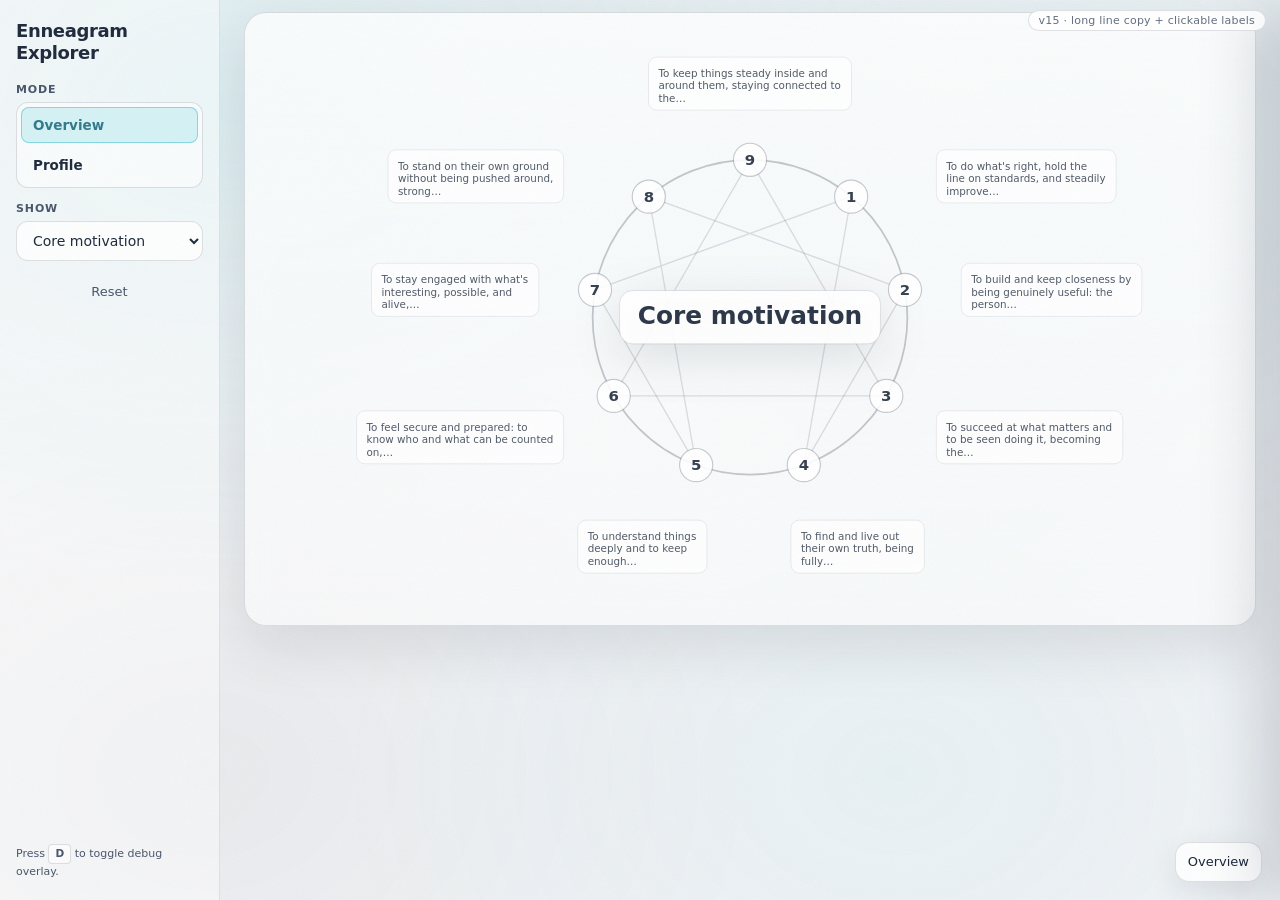
<file: index.html>
<!doctype html>
<html lang="en">
<head>
  <meta charset="utf-8" />
  <meta name="viewport" content="width=device-width, initial-scale=1" />
  <title>Enneagram Explorer — Compare + Type (v4)</title>
  <meta name="build-id" content="v15 · long line copy + clickable labels" />
  <meta name="color-scheme" content="light" />
    <link rel="stylesheet" href="styles.css" />
  <script src="content.js"></script>
</head>
<body>
  <div class="versionBadge" id="versionBadge">v6</div>
  <div class="wrap">
    <aside class="sidebar">
      <div class="brand">
        <h1>Enneagram Explorer</h1>
      </div>

      <div class="sidebarControls">
        <div class="ctrl">
          <label>Mode</label>
          <div class="seg" id="macroSeg" aria-label="Mode selector">
            <button type="button" data-macro="compare" class="active">Overview</button>
            <button type="button" data-macro="type">Profile</button>
          </div>
        </div>

        <div class="ctrl" id="compareSelect">
          <label for="cmpPrompt">Show</label>
          <select id="cmpPrompt"></select>

        </div>

        <button class="btn btn-ghost" id="reset" type="button">Reset</button>
      </div>

      <div class="sidebarFoot">
        Press <kbd>D</kbd> to toggle debug overlay.
      </div>
    </aside>

    <main>
      <section class="card" aria-label="Enneagram map">
        <div class="canvas">
          <div class="svgWrap" style="position:relative;">
            <div class="debugPanel" id="debugPanel">
              <div class="k" style="text-transform:none; letter-spacing:0;">Anchor points shown in blue. Label rects shown in green.</div>
              <div class="k" style="margin-top:8px; text-transform:none; letter-spacing:0;">Toggle debug: <b>D</b></div>
            </div>
            <svg viewBox="-220 -60 1200 720" role="img" aria-label="Enneagram diagram" id="diagramSvg">
              <defs>
                <!-- Arrowhead markers for stress/growth lines. One per colour
                     so each line carries the matching tip. Markers use the
                     strokeWidth unit, which keeps them visually balanced with
                     the line weight. -->
                <marker id="arrowGrowth" viewBox="0 0 10 10" refX="8" refY="5"
                        markerWidth="5" markerHeight="5" orient="auto-start-reverse">
                  <path d="M 0 0 L 10 5 L 0 10 z" fill="var(--line-growth)" />
                </marker>
                <marker id="arrowStress" viewBox="0 0 10 10" refX="8" refY="5"
                        markerWidth="5" markerHeight="5" orient="auto-start-reverse">
                  <path d="M 0 0 L 10 5 L 0 10 z" fill="var(--line-stress)" />
                </marker>
              </defs>
              <g id="diagram" transform="translate(80,0)">
                <path class="line" id="triangle" />
                <path class="line" id="hexad" />
                <circle class="ring" cx="300" cy="300" r="190" />

                <!-- overlays -->
                <g id="overlayGroups"></g>
                <g id="overlayArrows"></g>

                <!-- Centre label sits BELOW nodes so node circles render over it
                     when a wide centre card would otherwise overlap them. -->
                <g id="centreLabel" aria-hidden="true"></g>

                <g id="nodes"></g>
                <g id="debugLayer"></g>
                <g id="compareLabels">
                  <g id="labelLeaders"></g>
                  <g id="labelBoxes"></g>
                </g>
              </g>
            </svg>
          </div>
        </div>
      </section>
    </main>

    <div class="drawer-backdrop" id="drawerBackdrop" aria-hidden="true"></div>

    <aside class="drawer" id="detailDrawer" aria-label="Detail panel" aria-hidden="true">
      <button class="drawer-close" id="drawerClose" type="button" aria-label="Close details">×</button>
      <div class="panel">
        <div class="panelTop">
          <div class="typeTitle">
            <div class="emoji" id="typeEmoji">—</div>
            <div>
              <h2 id="panelTitle">Compare</h2>
              <p id="panelLead">Choose a compare prompt, then click a type to pin the full text here.</p>
            </div>
          </div>
          <div style="display:flex; gap:8px; flex-wrap:wrap; justify-content:flex-end;">
            <button class="btn" id="focus" type="button">Focus</button>
          </div>
        </div>

        <div class="tabs" id="tabs" aria-label="Type mode tabs"></div>
        <div class="pane" id="pane"></div>
      </div>
    </aside>
  </div>

  <div class="tooltip" id="tooltip" aria-hidden="true">
    <div class="ttTitle" id="ttTitle"></div>
    <div class="ttBody" id="ttBody"></div>
  </div>

  <div class="toast" id="toast" role="status" aria-live="polite"></div>

  <script>
    // --- Geometry ---
    const cx = 300, cy = 300, r = 190; // slightly smaller so outside labels fit better
    const order = [9,1,2,3,4,5,6,7,8];
    const angles = { 9:0, 1:40, 2:80, 3:120, 4:160, 5:200, 6:240, 7:280, 8:320 };

    function polarToXY(angleDeg, radius=r) {
      const a = (angleDeg - 90) * Math.PI / 180;
      return { x: cx + Math.cos(a) * radius, y: cy + Math.sin(a) * radius };
    }

    const points = Object.fromEntries(order.map(n => [n, polarToXY(angles[n]) ]));

    function pathFrom(seq) {
      return seq.map((n,i) => `${i===0?'M':'L'} ${points[n].x.toFixed(2)} ${points[n].y.toFixed(2)}`).join(' ') + ' Z';
    }

    function openPath(seq) {
      return seq.map((n,i) => `${i===0?'M':'L'} ${points[n].x.toFixed(2)} ${points[n].y.toFixed(2)}`).join(' ');
    }

    document.getElementById('triangle').setAttribute('d', pathFrom([9,3,6]));
    document.getElementById('hexad').setAttribute('d', pathFrom([1,4,2,8,5,7]));

    // --- Data ---
    // TYPES and GROUP_SYSTEMS are loaded from content.js (see <script> tag
    // in <head>). Edit that file to update type descriptions and group copy.

    const COMPARE_PROMPTS = [
      { id:'coreMotivation', label:'Core motivation', stem:'Core motivation:' },
      { id:'coreFear', label:'Core fear', stem:'Core fear:' },
      { id:'coreDesire', label:'Core desire', stem:'Core desire:' },
      { id:'childhoodMessage', label:'Childhood message', stem:'Childhood message:' },
      { id:'wakeUpCall', label:'Wake-up call', stem:'Wake-up call:' },
      { id:'warningSign', label:'Warning sign', stem:'Warning sign:' },
      { id:'linesGrowth', label:'Growth line', stem:'Growth line:' },
      { id:'linesStress', label:'Stress line', stem:'Stress line:' },
      { id:'groupsCentres',   label:'Centres (Gut/Heart/Head)',        stem:'Centre:' },
      { id:'groupsHornevian', label:'Hornevian (social style)',         stem:'Hornevian:' },
      { id:'groupsHarmonic',  label:'Harmonic (coping with conflict)',  stem:'Harmonic:' },
    ];

    // --- UI state ---
    let macro = 'compare';
    let comparePrompt = 'coreMotivation';
    let hoveredGroup = null; // {systemKey, groupId}
    let activeType = null;
    let activeTab = 'overview';

    // --- DOM ---
    const macroSeg = document.getElementById('macroSeg');
    const compareSelectWrap = document.getElementById('compareSelect');
    const cmpPromptSel = document.getElementById('cmpPrompt');
    const stageHint = document.getElementById('stageHint');
    const resetBtn = document.getElementById('reset');

    // Compare-mode title + hint now live in the card header (outside the diagram sandbox)
    const cmpTitleTextEl = document.getElementById('cmpTitleText');
    const cmpHintTextEl = document.getElementById('cmpHintText');

    const nodesG = document.getElementById('nodes');
    const labelsG = document.getElementById('compareLabels');
    const leadersG = document.getElementById('labelLeaders');
    const labelBoxesG = document.getElementById('labelBoxes');
    const overlayGroupsG = document.getElementById('overlayGroups');
    const overlayArrowsG = document.getElementById('overlayArrows');
    const debugLayerG = document.getElementById('debugLayer');

    const tooltip = document.getElementById('tooltip');
    const ttTitle = document.getElementById('ttTitle');
    const ttBody = document.getElementById('ttBody');

    const tabsEl = document.getElementById('tabs');
    const pane = document.getElementById('pane');

    const panelTitle = document.getElementById('panelTitle');
    const panelLead = document.getElementById('panelLead');
    const typeEmoji = document.getElementById('typeEmoji');

    const toastEl = document.getElementById('toast');

    function toast(msg) {
      toastEl.textContent = msg;
      toastEl.classList.add('show');
      window.clearTimeout(toast._t);
      toast._t = window.setTimeout(() => toastEl.classList.remove('show'), 1600);
    }

    function escapeHtml(s) {
      return String(s)
        .replaceAll('&', '&amp;')
        .replaceAll('<', '&lt;')
        .replaceAll('>', '&gt;')
        .replaceAll('"', '&quot;')
        .replaceAll("'", '&#39;');
    }

    // --- Prompt UI ---
    for (const p of COMPARE_PROMPTS) {
      const opt = document.createElement('option');
      opt.value = p.id;
      opt.textContent = p.label;
      cmpPromptSel.appendChild(opt);
    }
    cmpPromptSel.value = comparePrompt;

    // --- Group prompt helpers ---
    // Returns true when the active compare prompt is one of the three group systems.
    function isGroupsPrompt(id) { return id && id.startsWith('groups'); }
    // Maps a groups prompt id to its GROUP_SYSTEMS key.
    function groupsSubKey(id) {
      if (id === 'groupsCentres')   return 'centres';
      if (id === 'groupsHornevian') return 'hornevian';
      if (id === 'groupsHarmonic')  return 'harmonic';
      return null;
    }

    cmpPromptSel.addEventListener('change', () => {
      comparePrompt = cmpPromptSel.value;
      renderCompareSurface();
      if (activeType && macro === 'compare') renderComparePanel(activeType);
    });

    // --- SVG nodes with stable scaling ---
    const nodeRadius = 20;

    function setNodeScale(g, s) {
      const tx = Number(g.dataset.tx);
      const ty = Number(g.dataset.ty);
      g.dataset.scale = String(s);
      g.setAttribute('transform', `translate(${tx}, ${ty}) scale(${s})`);
    }

    function setNodeActive(n) {
      document.querySelectorAll('.node').forEach(el => {
        const isActive = Number(el.dataset.type) === n;
        el.classList.toggle('active', isActive);
        setNodeScale(el, isActive ? 1.06 : 1);
      });
    }

    function createNode(n) {
      const g = document.createElementNS('http://www.w3.org/2000/svg', 'g');
      g.setAttribute('class', 'node');
      g.setAttribute('tabindex', '0');
      g.setAttribute('role', 'button');
      g.setAttribute('aria-label', `Type ${n}`);
      g.dataset.type = String(n);

      const p = points[n];
      g.dataset.tx = String(p.x);
      g.dataset.ty = String(p.y);
      g.dataset.scale = '1';
      g.setAttribute('transform', `translate(${p.x}, ${p.y}) scale(1)`);

      const c = document.createElementNS('http://www.w3.org/2000/svg', 'circle');
      c.setAttribute('r', String(nodeRadius));
      c.setAttribute('cx', '0');
      c.setAttribute('cy', '0');

      const t = document.createElementNS('http://www.w3.org/2000/svg', 'text');
      t.setAttribute('x', '0');
      t.setAttribute('y', '6');
      t.setAttribute('text-anchor', 'middle');
      t.textContent = String(n);

      g.appendChild(c);
      g.appendChild(t);

      g.addEventListener('click', () => selectType(n));
      g.addEventListener('keydown', (e) => {
        if (e.key === 'Enter' || e.key === ' ') { e.preventDefault(); selectType(n); }
      });

      g.addEventListener('mousemove', (e) => showTooltip(e, n));
      g.addEventListener('mouseenter', (e) => {
        g.classList.add('hover');
        setNodeScale(g, Math.max(1.10, Number(g.dataset.scale)));
        showTooltip(e, n);

        // In groups mode, hovering a node also surfaces its group triangle.
        if (macro === 'compare' && isGroupsPrompt(comparePrompt)) {
          const subKey = groupsSubKey(comparePrompt);
          const sys = GROUP_SYSTEMS[subKey];
          const grp = sys.groups.find(x => x.types.includes(n));
          if (grp) {
            hoveredGroup = { systemKey: subKey, groupId: grp.id };
            highlightGroup(hoveredGroup);
          }
        }

        // In line prompts, show arrows
        if (macro === 'compare' && (comparePrompt === 'linesGrowth' || comparePrompt === 'linesStress')) {
          renderLineOverlays(n);
        }
      });

      g.addEventListener('mouseleave', () => {
        g.classList.remove('hover');
        const keep = (activeType === n) ? 1.06 : 1;
        setNodeScale(g, keep);
        hideTooltip();

        if (macro === 'compare' && isGroupsPrompt(comparePrompt)) {
          hoveredGroup = null;
          highlightGroup(pinnedGroup);
        }

        if (macro === 'compare' && (comparePrompt === 'linesGrowth' || comparePrompt === 'linesStress')) {
          clearLineOverlays();
        }
      });

      return g;
    }

    order.forEach(n => nodesG.appendChild(createNode(n)));

    // --- Compare value / labels ---
    function compareValue(t, promptId) {
      const d = TYPES[t];
      if (!d) return '';
      // Lines prompts: show the short explanation sentence in the label box,
      // matching the treatment of every other prompt. The short arrow form
      // (e.g. "1 → 7") is still used in the drawer where the full sentence
      // already has room to live in the panel copy.
      if (promptId === 'linesGrowth') return d.growthLineExplanation || '';
      if (promptId === 'linesStress') return d.stressLineExplanation || '';
      return d[promptId] || '';
    }

    function truncateForLabel(s, max=66) {
      const clean = String(s).trim();
      if (clean.length <= max) return clean;
      return clean.slice(0, max - 1).trimEnd() + '…';
    }

    let DEBUG = false;
    const BUILD_ID = (document.querySelector('meta[name="build-id"]')?.getAttribute('content')) || 'unknown';
    // Mirror build id into the visible version badge.
    const versionBadgeEl = document.getElementById('versionBadge');
    if (versionBadgeEl) versionBadgeEl.textContent = BUILD_ID;

    function toggleDebug() {
      DEBUG = !DEBUG;
      const dbgPanel = document.getElementById('debugPanel');
      if (dbgPanel) dbgPanel.classList.toggle('show', DEBUG);
      renderDebugOverlay();
      if (DEBUG && macro === 'compare') { renderCompareSurface(); }
      toast(DEBUG ? `Debug ON • ${BUILD_ID}` : 'Debug OFF');
    }

    window.addEventListener('keydown', (e) => {
      if (e.key === 'd' || e.key === 'D') {
        e.preventDefault();
        toggleDebug();
      }
    });

    function renderDebugOverlay(items=null) {
      if (!debugLayerG) return;
      debugLayerG.innerHTML = '';
      if (!DEBUG) return;

      // Anchor points (blue crosshair + type number label)
      for (const n of order) {
        const a = LABEL_ANCHORS[n];
        if (!a) continue;
        const g = document.createElementNS('http://www.w3.org/2000/svg','g');
        const l1 = document.createElementNS('http://www.w3.org/2000/svg','line');
        l1.setAttribute('x1', a.ax-6); l1.setAttribute('y1', a.ay);
        l1.setAttribute('x2', a.ax+6); l1.setAttribute('y2', a.ay);
        l1.setAttribute('stroke','rgba(59,130,246,.85)'); l1.setAttribute('stroke-width','1.4');
        const l2 = document.createElementNS('http://www.w3.org/2000/svg','line');
        l2.setAttribute('x1', a.ax); l2.setAttribute('y1', a.ay-6);
        l2.setAttribute('x2', a.ax); l2.setAttribute('y2', a.ay+6);
        l2.setAttribute('stroke','rgba(59,130,246,.85)'); l2.setAttribute('stroke-width','1.4');
        const tt = document.createElementNS('http://www.w3.org/2000/svg','text');
        tt.setAttribute('x', a.ax + 8);
        tt.setAttribute('y', a.ay - 8);
        tt.setAttribute('font-size','11');
        tt.setAttribute('fill','rgba(59,130,246,.92)');
        tt.setAttribute('font-family','Inter, system-ui, sans-serif');
        tt.textContent = `${n}`;
        g.appendChild(l1); g.appendChild(l2); g.appendChild(tt);
        debugLayerG.appendChild(g);
      }

      // Final box rects (green outlines)
      if (items) {
        for (const it of items) {
          const rr = document.createElementNS('http://www.w3.org/2000/svg','rect');
          rr.setAttribute('x', it.rect.x);
          rr.setAttribute('y', it.rect.y);
          rr.setAttribute('width', it.rect.w);
          rr.setAttribute('height', it.rect.h);
          rr.setAttribute('fill','none');
          rr.setAttribute('stroke','rgba(16,185,129,.75)');
          rr.setAttribute('stroke-width','1.2');
          debugLayerG.appendChild(rr);
        }
      }

      // Build ID stamp (bottom-left of diagram coord space)
      const lab = document.createElementNS('http://www.w3.org/2000/svg','text');
      lab.setAttribute('x','-200');
      lab.setAttribute('y','640');
      lab.setAttribute('font-size','11');
      lab.setAttribute('fill','rgba(244,63,94,.85)');
      lab.setAttribute('font-family','Inter, system-ui, sans-serif');
      lab.textContent = `DEBUG • ${BUILD_ID}`;
      debugLayerG.appendChild(lab);
    }

    // Hand-authored label anchors.
    // ax, ay = exact point where the leader line meets the label box (diagram-local coordinates).
    // edge   = which side of the box receives the leader; box extends away from the circle.
    // wrap   = word-wrap character budget for this position (tight positions use fewer chars).
    // maxW   = upper bound on box width (keeps left/right boxes inside the viewBox, and
    //          keeps the two bottom labels from colliding with each other).
    // If you want to retune, just edit these nine numbers — that's the whole layout.
    const LABEL_ANCHORS = {
      9: { ax: 300, ay:  50, edge: 'bottom', wrap: 36, maxW: 280 },
      1: { ax: 525, ay: 130, edge: 'left',   wrap: 32, maxW: 250 },
      2: { ax: 555, ay: 267, edge: 'left',   wrap: 32, maxW: 250 },
      3: { ax: 525, ay: 445, edge: 'left',   wrap: 32, maxW: 250 },
      4: { ax: 430, ay: 545, edge: 'top',    wrap: 24, maxW: 200 },
      5: { ax: 170, ay: 545, edge: 'top',    wrap: 24, maxW: 200 },
      6: { ax:  75, ay: 445, edge: 'right',  wrap: 32, maxW: 250 },
      7: { ax:  45, ay: 267, edge: 'right',  wrap: 32, maxW: 250 },
      8: { ax:  75, ay: 130, edge: 'right',  wrap: 32, maxW: 250 },
    };

    function wrapTextIntoLines(text, maxCharsPerLine, maxLines) {
      // Simple word-wrap by character count. We also cap lines to 2–3 (as per spec).
      const words = String(text).trim().split(/\s+/).filter(Boolean);
      const lines = [];
      let cur = '';

      for (const w of words) {
        const next = cur ? (cur + ' ' + w) : w;
        if (next.length <= maxCharsPerLine) {
          cur = next;
        } else {
          if (cur) lines.push(cur);
          cur = w;
          if (lines.length === maxLines - 1) break;
        }
      }
      if (lines.length < maxLines && cur) lines.push(cur);

      // If we exceeded words, add ellipsis to last line.
      const consumedWords = lines.join(' ').split(/\s+/).length;
      if (consumedWords < words.length) {
        lines[lines.length - 1] = lines[lines.length - 1].replace(/…?$/, '').trimEnd() + '…';
      }

      return lines;
    }

    function renderCompareLabels() {
      // Render pipeline (hand-authored anchors, no solver, no leaders):
      //   For each type, read its anchor. Wrap + measure the truncated text and
      //   place the box so its attachment edge passes through the anchor point.
      //   No leader line — the box sits right next to the node, so connection is visual.
      //
      //   Each label listens for mouseenter/mouseleave and expands to show its full
      //   text on hover (see expandLabel/collapseLabel below).
      if (!labelBoxesG || !leadersG) return;
      labelBoxesG.innerHTML = '';
      leadersG.innerHTML = ''; // no leaders in current design; keep group so ref stays valid

      const padX = 12;
      const padY = 10;
      const lineH = 15;
      const minW = 150;
      const items = [];

      for (const n of order) {
        const a = LABEL_ANCHORS[n];
        if (!a) continue;

        // Pick raw text for this type + active prompt
        let raw, longRaw;
        if (isGroupsPrompt(comparePrompt)) {
          const sys = GROUP_SYSTEMS[groupsSubKey(comparePrompt)];
          const grp = sys.groups.find(x => x.types.includes(n));
          raw     = grp ? (grp.perType?.[n]     || grp.name) : '';
          longRaw = grp ? (grp.perTypeLong?.[n] || null)     : null;
        } else {
          raw     = compareValue(n, comparePrompt);
          longRaw = null;
        }

        const lines = wrapTextIntoLines(raw, a.wrap, 3);
        const { boxW, boxH } = measureBox(lines, a.maxW, padX, padY, lineH, minW);
        const { x, y } = placeBox(a, boxW, boxH);

        const rect = { x, y, w: boxW, h: boxH };

        // Wrap bg + text in a <g> so we can hover the unit and raise it as a unit
        const labelG = document.createElementNS('http://www.w3.org/2000/svg', 'g');
        labelG.setAttribute('class', 'cmpLabelGroup');

        const bg = document.createElementNS('http://www.w3.org/2000/svg', 'rect');
        bg.setAttribute('class', 'cmpLabelBg');
        bg.setAttribute('x', x);
        bg.setAttribute('y', y);
        bg.setAttribute('width', boxW);
        bg.setAttribute('height', boxH);
        labelG.appendChild(bg);

        const align = 'left';

        const textEl = document.createElementNS('http://www.w3.org/2000/svg', 'text');
        textEl.setAttribute('class', 'cmpLabel');
        writeTextLines(textEl, lines, x, y, padX, padY, lineH, boxW, boxH, align);
        labelG.appendChild(textEl);

        labelBoxesG.appendChild(labelG);

        // Stash everything expandLabel/collapseLabel needs
        const item = {
          n, raw, longRaw, anchor: a, align,
          truncatedLines: lines,
          truncatedRect: { x, y, w: boxW, h: boxH },
          labelG, bg, textEl,
          padX, padY, lineH, minW,
        };
        items.push(item);

        labelG.addEventListener('mouseenter', () => expandLabel(item));
        labelG.addEventListener('mouseleave', () => collapseLabel(item));
        // Also bind on the bg rect itself — <g> elements have no intrinsic
        // geometry in SVG, so their mouseenter/mouseleave can be unreliable
        // (especially after we reorder the DOM to raise a label on expand).
        // Binding on bg as well gives us a reliable hit-testable element.
        bg.addEventListener('mouseenter', () => expandLabel(item));
        bg.addEventListener('mouseleave', () => collapseLabel(item));

        // Click anywhere on the label opens the drawer for that type, just
        // like clicking the node itself. Hover stays as preview, click is
        // intent to dig in.
        const onLabelClick = (e) => {
          e.stopPropagation();
          selectType(item.n);
        };
        labelG.addEventListener('click', onLabelClick);
        bg.addEventListener('click', onLabelClick);
        bg.style.cursor = 'pointer';
      }

      // Reset any lingering expansion state (we just rebuilt the labels).
      currentExpanded = null;

      renderDebugOverlay(items.map(it => ({ rect: it.truncatedRect })));
    }

    // Tracks which label is currently showing its expanded state so we can
    // defensively collapse a straggler if another expand fires before its
    // collapse handler does (browsers occasionally drop a mouseleave during
    // SVG DOM reorders).
    let currentExpanded = null;

    function measureBox(lines, maxW, padX, padY, lineH, minW, fontSize) {
      // Measure the widest wrapped line using a throwaway <text> element and
      // return the box dimensions that fit the text within [minW, maxW]. If
      // fontSize is provided, it's applied as an attribute so measurement
      // matches the exact size the label will eventually render at.
      const fs = fontSize || 12.5;
      const tmp = document.createElementNS('http://www.w3.org/2000/svg', 'text');
      tmp.setAttribute('class', 'cmpLabel');
      tmp.setAttribute('font-size', fs + 'px');
      lines.forEach((ln, i) => {
        const ts = document.createElementNS('http://www.w3.org/2000/svg', 'tspan');
        ts.textContent = ln;
        ts.setAttribute('x', '0');
        ts.setAttribute('dy', i === 0 ? '0' : String(lineH));
        tmp.appendChild(ts);
      });
      labelBoxesG.appendChild(tmp);
      const widths = Array.from(tmp.querySelectorAll('tspan'))
        .map(t => Math.ceil(t.getComputedTextLength()));
      labelBoxesG.removeChild(tmp);

      const textW = Math.max(...widths, 60);
      const boxW = Math.min(maxW, Math.max(minW, textW + padX * 2));
      // First line takes ~fs*1.15 of ascent, subsequent lines add lineH each.
      const boxH = padY * 2 + Math.round(fs * 1.15) + (lines.length - 1) * lineH;
      return { boxW, boxH };
    }

    function placeBox(anchor, boxW, boxH) {
      // Place the box so its attachment edge passes through (ax, ay).
      // The anchor is pinned; the box grows away from the circle.
      let x, y;
      switch (anchor.edge) {
        case 'left':   x = anchor.ax;            y = anchor.ay - boxH / 2; break;
        case 'right':  x = anchor.ax - boxW;     y = anchor.ay - boxH / 2; break;
        case 'top':    x = anchor.ax - boxW / 2; y = anchor.ay;            break;
        case 'bottom': x = anchor.ax - boxW / 2; y = anchor.ay - boxH;     break;
        default:       x = anchor.ax - boxW / 2; y = anchor.ay - boxH / 2;
      }
      return { x, y };
    }

    function writeTextLines(textEl, lines, x, y, padX, padY, lineH, boxW, boxH, align, fontSize) {
      // Replace any existing tspans with new ones positioned inside a box at (x, y).
      // align === 'centre' → horizontally + vertically centred in the box;
      // anything else      → left-aligned, top-padded (original behaviour).
      while (textEl.firstChild) textEl.removeChild(textEl.firstChild);

      // Apply font-size as an attribute so it trumps the CSS rule and matches
      // what measureBox used when it sized the box. This is the fix for the
      // hover-expand overflow bug.
      if (fontSize) textEl.setAttribute('font-size', fontSize + 'px');
      else textEl.removeAttribute('font-size');
      const fs = fontSize || 12.5;

      if (align === 'centre') {
        const centreX = x + boxW / 2;
        const totalH = (lines.length - 1) * lineH;
        const firstY = y + boxH / 2 - totalH / 2 + 4; // +4 fudge for baseline
        textEl.setAttribute('x', centreX);
        textEl.setAttribute('y', firstY);
        textEl.setAttribute('text-anchor', 'middle');
        lines.forEach((ln, idx) => {
          const ts = document.createElementNS('http://www.w3.org/2000/svg', 'tspan');
          ts.textContent = ln;
          ts.setAttribute('x', centreX);
          ts.setAttribute('dy', idx === 0 ? '0' : String(lineH));
          textEl.appendChild(ts);
        });
        return;
      }

      textEl.setAttribute('x', x + padX);
      textEl.setAttribute('y', y + padY + Math.round(fs * 1.15));
      textEl.removeAttribute('text-anchor');
      lines.forEach((ln, idx) => {
        const ts = document.createElementNS('http://www.w3.org/2000/svg', 'tspan');
        ts.textContent = ln;
        ts.setAttribute('x', x + padX);
        ts.setAttribute('dy', idx === 0 ? '0' : String(lineH));
        textEl.appendChild(ts);
      });
    }

    function expandLabel(item) {
      // Collapse any straggler from a previous hover whose mouseleave we might
      // have missed (happens occasionally during SVG DOM reorders).
      if (currentExpanded && currentExpanded !== item) {
        collapseLabel(currentExpanded);
      }
      if (currentExpanded === item) return; // already expanded; nothing to do

      // Re-wrap at a looser width with no line cap, then re-measure/re-place the
      // same box. Because the anchor + edge logic is unchanged, the attachment
      // point stays exactly where it was — the box just grows on its free edges.
      //
      // For short labels that don't actually overflow, we enforce a minimum
      // "growth" delta so hover is always visually noticeable (not just a shadow).
      const { anchor: a, raw, longRaw, bg, textEl, labelG, truncatedRect, padX, padY, lineH, minW, align } = item;

      // If a long version exists (e.g. perTypeLong for group prompts), expand into
      // that text rather than just re-wrapping the short label.
      const expandRaw = longRaw || raw;
      const expandedFontSize = 13.5;
      const expandedLineH = 16;

      // Looser wrap: use ~1.35× the original budget, no max-lines cap.
      const fullLines = wrapTextIntoLines(expandRaw, Math.round(a.wrap * 1.35), 99);
      const expandedMaxW = Math.min(a.maxW + 120, 380);
      let { boxW, boxH } = measureBox(fullLines, expandedMaxW, padX, padY, expandedLineH, minW, expandedFontSize);

      // Ensure a minimum visible growth even if text is short enough not to need more room.
      boxW = Math.max(boxW, truncatedRect.w + 18);
      boxH = Math.max(boxH, truncatedRect.h + 10);

      const { x, y } = placeBox(a, boxW, boxH);
      bg.setAttribute('x', x);
      bg.setAttribute('y', y);
      bg.setAttribute('width', boxW);
      bg.setAttribute('height', boxH);
      writeTextLines(textEl, fullLines, x, y, padX, padY, expandedLineH, boxW, boxH, align, expandedFontSize);

      labelG.classList.add('expanded');
      // Raise to top (SVG z-order is DOM order)
      labelBoxesG.appendChild(labelG);
      currentExpanded = item;
    }

    function collapseLabel(item) {
      const { bg, textEl, labelG, truncatedLines, truncatedRect, padX, padY, lineH, align } = item;
      bg.setAttribute('x', truncatedRect.x);
      bg.setAttribute('y', truncatedRect.y);
      bg.setAttribute('width', truncatedRect.w);
      bg.setAttribute('height', truncatedRect.h);
      // Explicitly render at the base 12.5px to clear the font-size attribute
      // that expand would have set.
      writeTextLines(textEl, truncatedLines, truncatedRect.x, truncatedRect.y, padX, padY, lineH, truncatedRect.w, truncatedRect.h, align, 12.5);
      labelG.classList.remove('expanded');
      if (currentExpanded === item) currentExpanded = null;
    }


    // --- Group overlays ---
    // Triad state: the always-on colour wash (based on the active groups prompt
    // + system) lives in `triadMap`, while a pinned highlight lives in
    // `pinnedGroup` (set by clicking a triangle or node in groups mode).
    let pinnedGroup = null; // { systemKey, groupId } | null

    function renderTriadNodeColours() {
      // Paint each node with its group's subtle colour when the groups prompt is
      // active; strip the colour otherwise so other prompts stay neutral.
      const nodes = Array.from(document.querySelectorAll('#nodes g.node'));
      const colourClasses = ['triad-a','triad-b','triad-c','triad-d','triad-e','triad-f'];
      for (const g of nodes) {
        g.classList.remove(...colourClasses, 'triad-on');
      }
      if (macro !== 'compare' || !isGroupsPrompt(comparePrompt)) return;

      const sys = GROUP_SYSTEMS[groupsSubKey(comparePrompt)];
      for (const grp of sys.groups) {
        for (const typeId of grp.types) {
          const node = document.querySelector(`#nodes g.node[data-type="${typeId}"]`);
          if (node) node.classList.add(`triad-${grp.color}`);
        }
      }
    }

    function highlightGroup(key) {
      // key = { systemKey, groupId } or null. Adds .triad-on to the matching nodes
      // and .on to the matching triangle.
      const triangles = Array.from(overlayGroupsG.querySelectorAll('path.triPath'));
      triangles.forEach(t => t.classList.remove('on'));
      const nodes = Array.from(document.querySelectorAll('#nodes g.node'));
      nodes.forEach(n => n.classList.remove('triad-on'));

      if (!key) return;
      const sys = GROUP_SYSTEMS[key.systemKey];
      const grp = sys && sys.groups.find(g => g.id === key.groupId);
      if (!grp) return;

      const tri = triangles.find(t => t.dataset.groupId === grp.id);
      if (tri) tri.classList.add('on');
      for (const typeId of grp.types) {
        const node = document.querySelector(`#nodes g.node[data-type="${typeId}"]`);
        if (node) node.classList.add('triad-on');
      }
    }

    function renderGroupOverlays() {
      overlayGroupsG.innerHTML = '';
      if (macro !== 'compare' || !isGroupsPrompt(comparePrompt)) {
        highlightGroup(null);
        return;
      }

      const sysKey = groupsSubKey(comparePrompt);
      const sys = GROUP_SYSTEMS[sysKey];

      for (const grp of sys.groups) {
        const p = document.createElementNS('http://www.w3.org/2000/svg', 'path');
        p.setAttribute('d', openPath(grp.types.concat([grp.types[0]])));
        p.setAttribute('class', `triPath ${grp.color}`);
        p.dataset.groupId = grp.id;

        // Hover → transient highlight (unless a group is pinned)
        p.addEventListener('mouseenter', () => {
          hoveredGroup = { systemKey: sysKey, groupId: grp.id };
          highlightGroup(hoveredGroup);
        });
        p.addEventListener('mouseleave', () => {
          hoveredGroup = null;
          highlightGroup(pinnedGroup);
        });
        // Click on triangle = pin this group + select its first type's panel
        p.addEventListener('click', () => {
          pinnedGroup = { systemKey: sysKey, groupId: grp.id };
          highlightGroup(pinnedGroup);
          // Also pin one of the group's types so the drawer has content
          const firstType = grp.types[0];
          if (firstType) selectType(firstType);
        });

        overlayGroupsG.appendChild(p);
      }

      // Apply whichever highlight is live (hover wins over pin while hovering)
      highlightGroup(hoveredGroup || pinnedGroup);
    }

    // --- Line overlays (growth/stress) ---
    function clearLineOverlays() {
      overlayArrowsG.innerHTML = '';
    }

    function renderLineOverlays(typeId) {
      overlayArrowsG.innerHTML = '';
      const d = TYPES[typeId];
      if (!d) return;

      const isGrowth = (comparePrompt === 'linesGrowth');
      const target = isGrowth ? d.lines.growth : d.lines.stress;

      // Shorten the line so it stops at the edge of the target node, not its
      // centre — otherwise the arrowhead disappears behind the target's circle.
      // We also nudge the start away from the source node for visual balance.
      const from = points[typeId];
      const to = points[target];
      const dx = to.x - from.x, dy = to.y - from.y;
      const len = Math.hypot(dx, dy);
      const ux = dx / len, uy = dy / len;
      const startInset = nodeRadius + 2;  // small gap between source node and line start
      const endInset   = nodeRadius + 6;  // leave room for the arrowhead itself
      const x1 = from.x + ux * startInset;
      const y1 = from.y + uy * startInset;
      const x2 = to.x   - ux * endInset;
      const y2 = to.y   - uy * endInset;

      const p = document.createElementNS('http://www.w3.org/2000/svg', 'path');
      p.setAttribute('class', `arrowPath show ${isGrowth ? 'growth' : 'stress'}`);
      p.setAttribute('d', `M ${x1.toFixed(2)} ${y1.toFixed(2)} L ${x2.toFixed(2)} ${y2.toFixed(2)}`);
      p.setAttribute('marker-end', isGrowth ? 'url(#arrowGrowth)' : 'url(#arrowStress)');

      overlayArrowsG.appendChild(p);
    }

    // --- Tooltip ---
    function showTooltip(e, t) {
      const d = TYPES[t];
      if (!d) return;
      ttTitle.textContent = `${d.emoji}  ${d.name}`;

      if (macro === 'compare') {
        const p = COMPARE_PROMPTS.find(x => x.id === comparePrompt);
        let val = '';
        if (isGroupsPrompt(comparePrompt)) {
          const sys = GROUP_SYSTEMS[groupsSubKey(comparePrompt)];
          const grp = sys.groups.find(x => x.types.includes(t));
          if (grp) {
            val = `${grp.name} — ${grp.summary}`;
            const why = grp.perType?.[t];
            if (why) val += `\n\n${why}`;
          }
        } else if (comparePrompt === 'linesGrowth') {
          val = `${t} → ${d.lines.growth}\n\n${d.growthLineExplanation}`;
        } else if (comparePrompt === 'linesStress') {
          val = `${t} → ${d.lines.stress}\n\n${d.stressLineExplanation}`;
        } else {
          val = d[comparePrompt] || '';
        }

        ttBody.textContent = `${p.stem} ${val}`;
      } else {
        ttBody.textContent = `${d.centre}. Click for tabs.`;
      }

      tooltip.classList.add('show');
      tooltip.setAttribute('aria-hidden', 'false');

      const pad = 14;
      const rect = tooltip.getBoundingClientRect();
      let x = e.clientX + 14;
      let y = e.clientY + 14;
      if (x + rect.width + pad > window.innerWidth) x = e.clientX - rect.width - 14;
      if (y + rect.height + pad > window.innerHeight) y = e.clientY - rect.height - 14;
      tooltip.style.left = `${Math.max(pad, x)}px`;
      tooltip.style.top = `${Math.max(pad, y)}px`;
    }

    function hideTooltip() {
      tooltip.classList.remove('show');
      tooltip.setAttribute('aria-hidden', 'true');
    }

    // --- Panels ---
    function renderComparePanel(t) {
      const d = TYPES[t];
      typeEmoji.textContent = d.emoji;
      tabsEl.style.display = 'none';

      const p = COMPARE_PROMPTS.find(x => x.id === comparePrompt);
      panelTitle.textContent = `Compare — ${d.name}`;
      panelLead.textContent = p.label;

      if (isGroupsPrompt(comparePrompt)) {
        const subKey = groupsSubKey(comparePrompt);
        const sys = GROUP_SYSTEMS[subKey];
        const grp = sys.groups.find(x => x.types.includes(t));
        if (!grp) {
          pane.innerHTML = `<div class="section"><div class="copy">No group found.</div></div>`;
          return;
        }
        const longCopy = grp.perTypeLong?.[t] || grp.perType?.[t] || '(Content coming soon)';
        const sysLabel  = sys.label;

        pane.innerHTML = `
          <div class="section">
            <h3>${escapeHtml(sysLabel)}: ${escapeHtml(grp.name)}</h3>
            <div class="copy">${escapeHtml(longCopy)}</div>
          </div>
          <div class="section">
            <h3>Context</h3>
            <div class="copy">
              <ul>
                <li><b>Centre:</b> ${escapeHtml(d.centre)}</li>
                <li><b>Growth line:</b> ${t} → ${d.lines.growth}</li>
                <li><b>Stress line:</b> ${t} → ${d.lines.stress}</li>
              </ul>
            </div>
          </div>
        `;
        return;
      }

      // Lines prompts get the long-form treatment in the drawer: drop the
      // short sentence (already visible on the ring label) and lead with the
      // long paragraph instead. Falls back to the short explanation if the
      // long copy hasn't been written yet.
      if (comparePrompt === 'linesGrowth' || comparePrompt === 'linesStress') {
        const isGrowth = (comparePrompt === 'linesGrowth');
        const target = isGrowth ? d.lines.growth : d.lines.stress;
        const longCopy = isGrowth
          ? (d.growthLineLong || d.growthLineExplanation || '')
          : (d.stressLineLong || d.stressLineExplanation || '');
        const heading = isGrowth
          ? `Growth: Type ${t} → Type ${target}`
          : `Stress: Type ${t} → Type ${target}`;

        pane.innerHTML = `
          <div class="section">
            <h3>${escapeHtml(heading)}</h3>
            ${longCopy ? `<div class="copy">${escapeHtml(longCopy)}</div>` : ''}
          </div>
          <div class="section">
            <h3>Context</h3>
            <div class="copy">
              <ul>
                <li><b>Centre:</b> ${escapeHtml(d.centre)}</li>
                <li><b>Growth line:</b> ${t} → ${d.lines.growth}</li>
                <li><b>Stress line:</b> ${t} → ${d.lines.stress}</li>
              </ul>
            </div>
          </div>
        `;
        return;
      }

      const val = d[comparePrompt] || '';

      pane.innerHTML = `
        <div class="section">
          <h3>${escapeHtml(p.stem)}</h3>
          <div class="copy">${escapeHtml(val)}</div>
        </div>
        <div class="section">
          <h3>Context</h3>
          <div class="copy">
            <ul>
              <li><b>Centre:</b> ${escapeHtml(d.centre)}</li>
              <li><b>Growth line:</b> ${t} → ${d.lines.growth}</li>
              <li><b>Stress line:</b> ${t} → ${d.lines.stress}</li>
            </ul>
          </div>
        </div>
      `;
    }

    const TYPE_TABS = [
      { id:'overview', label:'Overview' },
      { id:'healthy', label:'Healthy' },
      { id:'stress', label:'Under stress' },
      { id:'growth', label:'Growth' },
      { id:'groups', label:'Groups' },
      { id:'levels', label:'Levels (structure)' },
      { id:'instincts', label:'Instincts (structure)' },
      { id:'wings', label:'Wings (structure)' },
    ];

    function renderTabs() {
      tabsEl.innerHTML = '';
      for (const t of TYPE_TABS) {
        const b = document.createElement('button');
        b.className = 'tab' + (t.id === activeTab ? ' active' : '');
        b.textContent = t.label;
        b.type = 'button';
        b.addEventListener('click', () => { activeTab = t.id; renderTypePanel(activeType); });
        tabsEl.appendChild(b);
      }
    }

    function renderTypePanel(t) {
      const d = TYPES[t];
      typeEmoji.textContent = d.emoji;
      panelTitle.textContent = `${d.name}`;
      panelLead.textContent = `${d.centre} centre`;
      tabsEl.style.display = 'flex';
      renderTabs();

      if (activeTab === 'overview') {
        pane.innerHTML = `
          <div class="section">
            <h3>Core drivers</h3>
            <div class="copy">
              <ul>
                <li><b>Core motivation:</b> ${escapeHtml(d.coreMotivation)}</li>
                <li><b>Core fear:</b> ${escapeHtml(d.coreFear)}</li>
                <li><b>Core desire:</b> ${escapeHtml(d.coreDesire)}</li>
                <li><b>Childhood message:</b> ${escapeHtml(d.childhoodMessage)}</li>
              </ul>
              <div class="chipRow">
                <button class="chip" type="button" id="chipGrowth"><b>Growth</b> ${t} → ${d.lines.growth}</button>
                <button class="chip" type="button" id="chipStress"><b>Stress</b> ${t} → ${d.lines.stress}</button>
              </div>
            </div>
          </div>
          <div class="section" id="lineDetail" style="display:none;"></div>
          <div class="section">
            <h3>Process markers</h3>
            <div class="copy">
              <ul>
                <li><b>Wake-up call:</b> ${escapeHtml(d.wakeUpCall)}</li>
                <li><b>Warning sign:</b> ${escapeHtml(d.warningSign)}</li>
              </ul>
              <div class="small">These are signals to notice earlier, not labels to use on others.</div>
            </div>
          </div>
        `;

        document.getElementById('chipGrowth').addEventListener('click', () => {
          const el = document.getElementById('lineDetail');
          el.style.display = 'block';
          el.innerHTML = `
            <h3>What “moving toward ${d.lines.growth}” can look like</h3>
            <div class="copy">${escapeHtml(d.growthLineExplanation)}</div>
          `;
        });

        document.getElementById('chipStress').addEventListener('click', () => {
          const el = document.getElementById('lineDetail');
          el.style.display = 'block';
          el.innerHTML = `
            <h3>Under stress: the pull toward ${d.lines.stress}</h3>
            <div class="copy">${escapeHtml(d.stressLineLong || d.stressLineExplanation)}</div>
          `;
        });

        return;
      }

      if (activeTab === 'healthy') {
        pane.innerHTML = `
          <div class="section">
            <h3>Healthy</h3>
            <div class="copy">(Placeholder — add composed paragraph + examples for ${escapeHtml(d.name)}.)</div>
          </div>
        `;
        return;
      }

      if (activeTab === 'stress') {
        pane.innerHTML = `
          <div class="section">
            <h3>Under stress</h3>
            <div class="copy">(Placeholder — add composed paragraph + examples for ${escapeHtml(d.name)}.)</div>
          </div>
          <div class="section">
            <h3>Stress line</h3>
            <div class="copy">${escapeHtml(d.stressLineLong || d.stressLineExplanation)}</div>
          </div>
        `;
        return;
      }

      if (activeTab === 'growth') {
        pane.innerHTML = `
          <div class="section">
            <h3>Growth</h3>
            <div class="copy">(Placeholder — add composed paragraph + examples for ${escapeHtml(d.name)}.)</div>
          </div>
          <div class="section">
            <h3>Growth line</h3>
            <div class="copy">${escapeHtml(d.growthLineExplanation)}</div>
          </div>
        `;
        return;
      }

      if (activeTab === 'groups') {
        pane.innerHTML = `
          <div class="section">
            <h3>Centres / Triads</h3>
            <div class="copy">(Placeholder — show which centre this type belongs to, plus a short “why it matters” paragraph.)</div>
          </div>
          <div class="section">
            <h3>Hornevian (social style)</h3>
            <div class="copy">(Placeholder — show assertive/compliant/withdrawn mapping.)</div>
          </div>
          <div class="section">
            <h3>Harmonic (coping with conflict)</h3>
            <div class="copy">(Placeholder — show positive outlook/competency/reactive mapping.)</div>
          </div>
        `;
        return;
      }

      if (activeTab === 'levels') {
        pane.innerHTML = `
          <div class="section">
            <h3>Levels of health (structure)</h3>
            <div class="copy">Healthy (1–3), Average (4–6), Unhealthy (7–9).<br><span class="small">Next step: add a slider and paraphrased descriptions per level.</span></div>
          </div>
        `;
        return;
      }

      if (activeTab === 'instincts') {
        pane.innerHTML = `
          <div class="section">
            <h3>Instincts (structure)</h3>
            <div class="copy">Self‑preservation, Social, One‑to‑one (sexual).<br><span class="small">Next step: add what each instinct tends to notice first, plus stacking.</span></div>
          </div>
        `;
        return;
      }

      if (activeTab === 'wings') {
        pane.innerHTML = `
          <div class="section">
            <h3>Wings (structure)</h3>
            <div class="copy">Each type has two neighbours that can “flavour” style. (Placeholder — add wing pair descriptions.)</div>
          </div>
        `;
        return;
      }

      pane.innerHTML = `<div class="section"><div class="copy">Not implemented yet.</div></div>`;
    }

    // --- Macro switching ---
    macroSeg.addEventListener('click', (e) => {
      const btn = e.target?.closest('button[data-macro]');
      if (!btn) return;
      setMacro(btn.dataset.macro);
    });

    // ViewBox definitions for each mode. Overview keeps the wide viewBox that
    // has room for labels around the ring. Profile zooms in on just the ring
    // since there are no surrounding labels in that mode.
    const VIEWBOX = {
      compare: '-220 -60 1200 720',
      type:    '150 60 480 480',
    };

    function setMacro(next) {
      macro = next;
      macroSeg.querySelectorAll('button').forEach(b => b.classList.toggle('active', b.dataset.macro === macro));
      document.body.classList.toggle('profile-mode', macro === 'type');

      // Swap the SVG viewBox so Profile mode zooms in on the ring.
      if (diagramSvg) diagramSvg.setAttribute('viewBox', VIEWBOX[macro] || VIEWBOX.compare);

      // Mode switching never auto-opens the drawer — the diagram is the focus.
      closeDrawer();

      if (macro === 'compare') {
        compareSelectWrap.style.display = 'flex';
        if (stageHint) stageHint.textContent = 'Overview: the selected attribute appears around the diagram for all nine types. Hover a label to see its full text.';
        tabsEl.style.display = 'none';
        activeTab = 'overview';
        renderCompareSurface();
        toast('Overview');
      } else {
        compareSelectWrap.style.display = 'none';
        if (stageHint) stageHint.textContent = 'Profile: click a type number to explore its full profile in the side panel.';
        // Clear the contents of the leader/box groups, but KEEP the groups themselves
        // — they're referenced by leadersG and labelBoxesG, and wiping their parent
        // would leave those references pointing to detached nodes.
        leadersG.innerHTML = '';
        labelBoxesG.innerHTML = '';
        debugLayerG.innerHTML = '';
        overlayGroupsG.innerHTML = '';
        clearLineOverlays();
        tabsEl.style.display = 'flex';
        renderCentreLabel();
        toast('Profile');
      }
    }

    // --- Detail drawer ---
    const detailDrawer = document.getElementById('detailDrawer');
    const drawerBackdrop = document.getElementById('drawerBackdrop');
    const drawerClose = document.getElementById('drawerClose');
    const wrapEl = document.querySelector('.wrap');

    function openDrawer() {
      detailDrawer.classList.add('open');
      detailDrawer.setAttribute('aria-hidden', 'false');
      drawerBackdrop.classList.add('open');
      drawerBackdrop.setAttribute('aria-hidden', 'false');
      wrapEl.classList.add('drawer-open');
    }
    function closeDrawer() {
      detailDrawer.classList.remove('open');
      detailDrawer.setAttribute('aria-hidden', 'true');
      drawerBackdrop.classList.remove('open');
      drawerBackdrop.setAttribute('aria-hidden', 'true');
      wrapEl.classList.remove('drawer-open');
    }
    drawerClose.addEventListener('click', closeDrawer);
    drawerBackdrop.addEventListener('click', closeDrawer);

    // --- Centre label (inside the Enneagram circle) ---
    // A rounded card that shows one of:
    //   - Overview mode: large prompt name (+ system label, for groups)
    //   - Profile mode, no type selected: big CTA ("Click a type / to explore its profile")
    //   - Profile mode, type selected: emoji + name + centre
    // Drawn BELOW the nodes in DOM order, so node circles always render on top if
    // the card is wider than the ring.
    const centreLabelG = document.getElementById('centreLabel');
    const diagramSvg = document.getElementById('diagramSvg');

    function renderCentreLabel() {
      if (!centreLabelG) return;
      centreLabelG.innerHTML = '';

      const lines = [];
      if (macro === 'compare') {
        const p = COMPARE_PROMPTS.find(x => x.id === comparePrompt);
        if (!p) return;
        // Auto-shrink the primary if it's a very long prompt label
        const primarySize = p.label.length > 22 ? 22 : (p.label.length > 16 ? 26 : 30);
        lines.push({ text: p.label, size: primarySize, weight: 700, fill: 'rgba(30,41,59,0.94)' });
      } else if (!activeType) {
        lines.push({ text: 'Click a type', size: 24, weight: 700, fill: 'rgba(30,41,59,0.94)' });
        lines.push({ text: 'to explore its profile', size: 14, weight: 500, fill: 'rgba(71,85,105,0.85)', gap: 4 });
      } else {
        const d = TYPES[activeType];
        lines.push({ text: d.emoji, size: 44, weight: 500, fill: 'rgba(30,41,59,0.92)', gap: 2 });
        lines.push({ text: d.name, size: 22, weight: 700, fill: 'rgba(30,41,59,0.94)', gap: 2 });
        lines.push({ text: d.centre, size: 13, weight: 500, fill: 'rgba(71,85,105,0.85)', gap: 2 });
      }
      renderCentreCard(lines);
    }

    function renderCentreCard(lines) {
      const ns = 'http://www.w3.org/2000/svg';
      const padX = 22, padY = 16;
      const defaultGap = 6;

      // Create the text elements first so we can measure them before drawing the card.
      const textEls = lines.map(line => {
        const t = document.createElementNS(ns, 'text');
        t.setAttribute('class', 'centreLabel');
        t.setAttribute('x', String(cx));
        t.setAttribute('text-anchor', 'middle');
        t.setAttribute('font-size', String(line.size));
        t.setAttribute('font-weight', String(line.weight || 500));
        t.setAttribute('fill', line.fill || 'rgba(30,41,59,0.9)');
        if (line.tracking) t.setAttribute('letter-spacing', line.tracking);
        t.textContent = line.upper ? line.text.toUpperCase() : line.text;
        centreLabelG.appendChild(t);
        return t;
      });

      // Measure each line's width (rough if getComputedTextLength is polyfilled).
      const widths = textEls.map((t, i) => {
        const direct = t.getComputedTextLength ? t.getComputedTextLength() : 0;
        if (direct > 0) return direct;
        // fallback: char count × approx glyph width at this font-size
        return lines[i].text.length * lines[i].size * 0.58;
      });
      // Line heights approximated from font size (matches typical Inter/Satoshi metrics).
      const lineHeights = lines.map(l => l.size * 1.08);
      const gaps = lines.map((l, i) => i === 0 ? 0 : (l.gap != null ? l.gap : defaultGap));
      const totalH = lineHeights.reduce((a,b) => a+b, 0) + gaps.reduce((a,b) => a+b, 0);
      const maxW = Math.max(...widths);

      const cardW = maxW + padX * 2;
      const cardH = totalH + padY * 2;
      const cardX = cx - cardW / 2;
      const cardY = cy - cardH / 2;

      // Card background: inserted before the text so text is on top
      const card = document.createElementNS(ns, 'rect');
      card.setAttribute('class', 'centreCard');
      card.setAttribute('x', cardX);
      card.setAttribute('y', cardY);
      card.setAttribute('width', cardW);
      card.setAttribute('height', cardH);
      card.setAttribute('rx', 16);
      card.setAttribute('ry', 16);
      centreLabelG.insertBefore(card, centreLabelG.firstChild);

      // Position each text line at its vertical centre.
      let cursor = cardY + padY;
      textEls.forEach((t, i) => {
        cursor += gaps[i];
        const lineCentre = cursor + lineHeights[i] / 2;
        t.setAttribute('y', lineCentre);
        t.setAttribute('dominant-baseline', 'middle');
        cursor += lineHeights[i];
      });
    }

    // --- Surface rendering ---
    function renderCompareSurface() {
      // Update header title/hint (the card header shows the active prompt; the
      // diagram itself also shows it in the centre for visual reinforcement).
      const p = COMPARE_PROMPTS.find(x => x.id === comparePrompt);
      if (cmpTitleTextEl && p) cmpTitleTextEl.textContent = p.label;
      if (cmpHintTextEl) {
        cmpHintTextEl.textContent = 'Hover a label for the full text • click a type to pin details';
      }

      renderCompareLabels();
      renderGroupOverlays();
      renderTriadNodeColours();
      renderCentreLabel();
      clearLineOverlays();
    }

    // --- Selection ---
    function selectType(n) {
      activeType = n;
      setNodeActive(n);

      if (macro === 'compare') {
        renderComparePanel(n);
        if (comparePrompt === 'linesGrowth' || comparePrompt === 'linesStress') {
          renderLineOverlays(n);
        }
        // In groups mode, clicking a type should pin its group
        if (isGroupsPrompt(comparePrompt)) {
          const subKey = groupsSubKey(comparePrompt);
          const sys = GROUP_SYSTEMS[subKey];
          const grp = sys.groups.find(x => x.types.includes(n));
          if (grp) {
            pinnedGroup = { systemKey: subKey, groupId: grp.id };
            highlightGroup(pinnedGroup);
          }
        }
      } else {
        renderTypePanel(n);
        renderCentreLabel();
      }
      openDrawer();
    }

    function clearSelection() {
      activeType = null;
      pinnedGroup = null;
      setNodeActive(-1);
      typeEmoji.textContent = '—';
      pane.innerHTML = '';
      if (macro === 'compare') {
        panelTitle.textContent = 'Overview';
        panelLead.textContent = 'Choose an attribute to show, then click a type to pin the full text here.';
        tabsEl.style.display = 'none';
        if (isGroupsPrompt(comparePrompt)) { renderGroupOverlays(); highlightGroup(null); }
      } else {
        panelTitle.textContent = 'Profile';
        panelLead.textContent = 'Click a type number to load that type’s profile.';
        tabsEl.style.display = 'flex';
      }
      renderCentreLabel();
      clearLineOverlays();
      closeDrawer();
    }

    resetBtn.addEventListener('click', () => {
      clearSelection();
      if (macro === 'compare') renderCompareSurface();
      toast('Reset');
    });

    window.addEventListener('keydown', (e) => {
      if (e.key === 'Escape') {
        // If the drawer is open, Esc just closes it. Otherwise Esc also clears
        // the pinned type selection.
        if (detailDrawer.classList.contains('open')) return closeDrawer();
        return clearSelection();
      }
      const n = Number(e.key);
      if (Number.isFinite(n) && n >= 1 && n <= 9) selectType(n);
    });

    document.getElementById('focus').addEventListener('click', () => {
      if (!activeType) { toast('Select a type first.'); return; }
      pane.scrollTop = 0;
      toast('Focused');
    });

    // --- Init ---
    renderCompareSurface();
    setMacro('compare');
    closeDrawer();

    // Tabs only created when Type Mode is entered.
    renderTabs();
  </script>
</body>
</html>
</file>
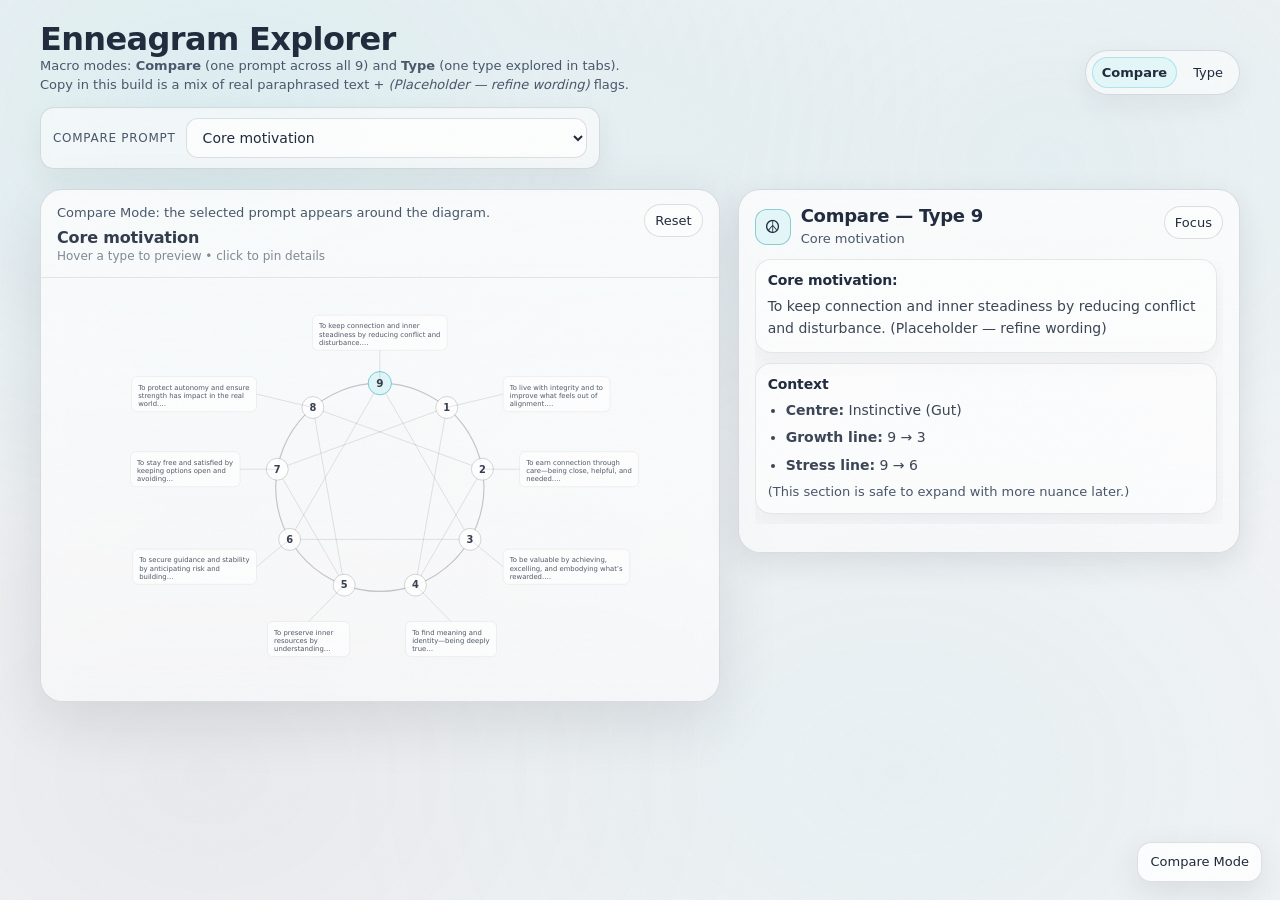
<file: enneagram-explorer.html>
<!doctype html>
<html lang="en">
<head>
  <meta charset="utf-8" />
  <meta name="viewport" content="width=device-width, initial-scale=1" />
  <title>Enneagram Explorer — Compare + Type (v4)</title>
  <meta name="build-id" content="2026-04-22-hand-authored-anchors-v1" />
  <meta name="color-scheme" content="light" />
  <style>
    :root {
      --brand-primary: #40C4D3;
      --brand-text: #1E293B;
      --brand-text-subtle: #475569;
      --brand-bg: #FFFFFF;
      --brand-page-bg: #F3F4F6;
      --font-heading: Satoshi, Inter, system-ui, -apple-system, Segoe UI, Roboto, Helvetica, Arial, sans-serif;
      --font-body: Inter, system-ui, -apple-system, Segoe UI, Roboto, Helvetica, Arial, sans-serif;
      --stroke: rgba(30,41,59,.14);
      --stroke-2: rgba(30,41,59,.10);
      --shadow: 0 18px 60px rgba(30,41,59,.12);
      --shadow-2: 0 10px 30px rgba(30,41,59,.10);
      --r-xl: 22px;
      --r-lg: 16px;
      --r-md: 12px;

      /* overlay palette (restrained) */
      --ol-a: rgba(59,130,246,.22);  /* blue */
      --ol-b: rgba(16,185,129,.22);  /* green */
      --ol-c: rgba(239,68,68,.22);   /* red */
      --ol-d: rgba(236,72,153,.20);  /* magenta */
      --ol-e: rgba(245,158,11,.20);  /* amber/yellow */
      --ol-f: rgba(6,182,212,.20);   /* cyan */

      --line-growth: rgba(34,197,94,.75);
      --line-stress: rgba(239,68,68,.70);
    }

    * { box-sizing: border-box; }
    html, body {
      height: 100%;
      margin: 0;
      background: var(--brand-page-bg);
      color: var(--brand-text);
      font-family: var(--font-body);
      -webkit-font-smoothing: antialiased;
      -moz-osx-font-smoothing: grayscale;
    }

    body::before {
      content: "";
      position: fixed;
      inset: 0;
      pointer-events: none;
      background:
        radial-gradient(1200px 800px at 18% 12%, color-mix(in srgb, var(--brand-primary) 14%, transparent) 0%, transparent 60%),
        radial-gradient(900px 700px at 82% 18%, color-mix(in srgb, var(--brand-primary) 9%, transparent) 0%, transparent 62%),
        radial-gradient(900px 700px at 70% 86%, color-mix(in srgb, var(--brand-primary) 7%, transparent) 0%, transparent 62%),
        radial-gradient(900px 700px at 16% 86%, rgba(30,41,59,.05) 0%, transparent 62%);
      opacity: .85;
    }

    body::after {
      content: "";
      position: fixed;
      inset: 0;
      pointer-events: none;
      opacity: .07;
      background-image: url("data:image/svg+xml,%3Csvg xmlns='http://www.w3.org/2000/svg' width='300' height='300'%3E%3Cfilter id='n'%3E%3CfeTurbulence type='fractalNoise' baseFrequency='.9' numOctaves='2' stitchTiles='stitch'/%3E%3C/filter%3E%3Crect width='300' height='300' filter='url(%23n)' opacity='.65'/%3E%3C/svg%3E");
      background-size: 420px 420px;
    }

    .wrap { min-height: 100%; display: grid; grid-template-rows: auto 1fr; position: relative; }

    header {
      padding: 22px clamp(18px, 3.2vw, 40px) 10px;
      display: grid;
      gap: 12px;
    }

    .topRow {
      display: flex;
      align-items: flex-end;
      justify-content: space-between;
      gap: 12px;
      flex-wrap: wrap;
    }

    h1 {
      margin: 0;
      font-family: var(--font-heading);
      font-weight: 650;
      letter-spacing: -0.02em;
      font-size: clamp(22px, 2.5vw, 32px);
      line-height: 1.1;
    }

    .sub {
      color: var(--brand-text-subtle);
      font-size: 13px;
      line-height: 1.45;
      max-width: 110ch;
    }

    .controls {
      display: flex;
      flex-wrap: wrap;
      gap: 10px;
      align-items: center;
      justify-content: space-between;
    }

    .seg {
      display: inline-flex;
      gap: 6px;
      align-items: center;
      padding: 6px;
      background: rgba(255,255,255,.58);
      border: 1px solid var(--stroke);
      border-radius: 999px;
      box-shadow: 0 10px 28px rgba(30,41,59,.06);
      backdrop-filter: blur(10px);
      flex-wrap: wrap;
    }

    .seg button {
      appearance: none;
      border: 0;
      background: transparent;
      border-radius: 999px;
      padding: 8px 10px;
      font: inherit;
      font-size: 13px;
      color: var(--brand-text);
      cursor: pointer;
      transition: background .15s ease;
      white-space: nowrap;
    }

    .seg button.active {
      background: color-mix(in srgb, var(--brand-primary) 14%, white);
      box-shadow: inset 0 0 0 1px color-mix(in srgb, var(--brand-primary) 34%, transparent);
      font-weight: 650;
    }

    .select {
      display: inline-flex;
      align-items: center;
      gap: 10px;
      padding: 10px 12px;
      border: 1px solid var(--stroke);
      border-radius: 14px;
      background: rgba(255,255,255,.58);
      box-shadow: 0 10px 28px rgba(30,41,59,.06);
      backdrop-filter: blur(10px);
      min-width: min(560px, 100%);
    }

    .select label {
      color: var(--brand-text-subtle);
      font-size: 12px;
      letter-spacing: .06em;
      text-transform: uppercase;
      white-space: nowrap;
    }

    .select select {
      width: 100%;
      border: 1px solid var(--stroke);
      background: rgba(255,255,255,.78);
      border-radius: 12px;
      padding: 10px 12px;
      font: inherit;
      font-size: 14px;
      color: var(--brand-text);
    }

    .select .mini {
      width: 220px;
      max-width: 45vw;
    }

    main {
      padding: 10px clamp(18px, 3.2vw, 40px) 40px;
      display: grid;
      grid-template-columns: 1.15fr .85fr;
      gap: 18px;
      align-items: start;
    }

    @media (max-width: 980px) { main { grid-template-columns: 1fr; } .select { min-width: 100%; } }

    .card {
      border-radius: var(--r-xl);
      background: linear-gradient(180deg, rgba(255,255,255,.78), rgba(255,255,255,.56));
      border: 1px solid var(--stroke);
      box-shadow: var(--shadow);
      backdrop-filter: blur(14px);
      overflow: clip;
      position: relative;
    }

    .cardHeader {
      padding: 14px 16px;
      display: flex;
      align-items: flex-start;
      justify-content: space-between;
      gap: 14px;
      border-bottom: 1px solid var(--stroke-2);
    }

    .diagTitle {
      margin-top: 6px;
      font-family: var(--font-heading);
      font-weight: 750;
      letter-spacing: -0.01em;
      font-size: 16px;
      color: rgba(30,41,59,.92);
    }

    .diagHint {
      margin-top: 2px;
      font-size: 12px;
      color: rgba(30,41,59,.55);
    }

    .hint {
      color: var(--brand-text-subtle);
      font-size: 13px;
      line-height: 1.4;
    }

    .btn {
      appearance: none;
      border: 1px solid var(--stroke);
      background: rgba(255,255,255,.55);
      border-radius: 999px;
      padding: 8px 10px;
      font: inherit;
      font-size: 13px;
      color: var(--brand-text);
      cursor: pointer;
    }

    .canvas { padding: 12px 10px 16px; }
    .svgWrap { width: 100%; aspect-ratio: 5 / 3; max-height: 720px; margin: 0 auto; display: grid; place-items: center; }
    svg { width: 100%; height: 100%; }

    .ring { fill: none; stroke: rgba(30,41,59,.25); stroke-width: 2.1; }
    .line { stroke: rgba(30,41,59,.14); stroke-width: 1.6; fill: none; }

    .node { cursor: pointer; }
    .node circle {
      fill: rgba(255,255,255,.88);
      stroke: rgba(30,41,59,.24);
      stroke-width: 1.4;
      transition: fill .18s ease, stroke .18s ease;
    }
    .node text {
      font-family: var(--font-heading);
      font-weight: 800;
      font-size: 18px;
      fill: rgba(30,41,59,.9);
      pointer-events: none;
      transition: fill .18s ease;
    }
    .node.hover circle {
      fill: color-mix(in srgb, var(--brand-primary) 10%, white);
      stroke: color-mix(in srgb, var(--brand-primary) 48%, rgba(30,41,59,.28));
    }
    .node.active circle {
      fill: color-mix(in srgb, var(--brand-primary) 16%, white);
      stroke: color-mix(in srgb, var(--brand-primary) 70%, rgba(30,41,59,.28));
    }

    /* Compare-mode inline labels */
    .cmpLabel { font-family: var(--font-body); font-size: 12.5px; line-height: 1.28; fill: rgba(30,41,59,.78); pointer-events: none; }
    .cmpLabel tspan.small { fill: rgba(71,85,105,.92); font-size: 11.5px; }
    .cmpLabelBg { fill: rgba(255,255,255,.72); stroke: rgba(30,41,59,.10); stroke-width: 1; rx: 10; ry: 10; }
    /* (removed clip-path approach; we size the label box to text instead) */

    /* Overlay triangles */
    .triPath { fill: none; stroke: rgba(30,41,59,.14); stroke-width: 2; opacity: .35; }
    .triPath.on { opacity: .92; stroke-width: 3.2; filter: drop-shadow(0 14px 18px rgba(30,41,59,.10)); }

    .triPath.a { stroke: var(--ol-a); }
    .triPath.b { stroke: var(--ol-b); }
    .triPath.c { stroke: var(--ol-c); }
    .triPath.d { stroke: var(--ol-d); }
    .triPath.e { stroke: var(--ol-e); }
    .triPath.f { stroke: var(--ol-f); }

    /* Line highlight overlays */
    .arrowPath { fill: none; stroke-width: 5.5; opacity: 0; stroke-linecap: round; stroke-linejoin: round; }
    .arrowPath.show { opacity: 1; filter: drop-shadow(0 10px 18px rgba(0,0,0,.08)); }
    .arrowPath.growth { stroke: var(--line-growth); }
    .arrowPath.stress { stroke: var(--line-stress); }

    aside {
      border-radius: var(--r-xl);
      background: linear-gradient(180deg, rgba(255,255,255,.78), rgba(255,255,255,.56));
      border: 1px solid var(--stroke);
      box-shadow: var(--shadow-2);
      backdrop-filter: blur(14px);
      overflow: clip;
      position: sticky;
      top: 14px;
    }

    .panel {
      padding: 16px;
      display: grid;
      grid-template-rows: auto auto 1fr;
      gap: 12px;
      max-height: calc(100vh - 90px);
    }

    .panelTop { display: flex; align-items: flex-start; justify-content: space-between; gap: 12px; }

    .typeTitle { display: flex; align-items: center; gap: 10px; min-width: 0; }

    .emoji {
      width: 36px;
      height: 36px;
      display: grid;
      place-items: center;
      border-radius: 12px;
      background: color-mix(in srgb, var(--brand-primary) 14%, white);
      border: 1px solid color-mix(in srgb, var(--brand-primary) 40%, rgba(30,41,59,.18));
      font-size: 18px;
      flex: 0 0 auto;
    }

    .typeTitle h2 {
      margin: 0;
      font-family: var(--font-heading);
      font-weight: 750;
      letter-spacing: -0.015em;
      font-size: 18px;
      line-height: 1.1;
    }

    .typeTitle p {
      margin: 4px 0 0;
      color: var(--brand-text-subtle);
      font-size: 13px;
      line-height: 1.35;
      max-width: 52ch;
    }

    /* Tabs */
    .tabs {
      display: none;
      gap: 8px;
      flex-wrap: wrap;
      align-items: center;
      padding: 8px;
      border-radius: 16px;
      border: 1px solid var(--stroke);
      background: rgba(255,255,255,.55);
    }

    .tab {
      border: 0;
      background: transparent;
      padding: 8px 10px;
      border-radius: 999px;
      font: inherit;
      font-size: 13px;
      color: var(--brand-text);
      cursor: pointer;
    }

    .tab.active {
      background: color-mix(in srgb, var(--brand-primary) 14%, white);
      box-shadow: inset 0 0 0 1px color-mix(in srgb, var(--brand-primary) 34%, transparent);
      font-weight: 650;
    }

    .pane { overflow: auto; padding-right: 6px; }

    .section {
      border: 1px solid var(--stroke-2);
      border-radius: var(--r-lg);
      background: rgba(255,255,255,.58);
      padding: 12px 12px;
      box-shadow: 0 10px 24px rgba(30,41,59,.06);
      margin-bottom: 10px;
    }

    .section h3 {
      margin: 0 0 8px;
      font-family: var(--font-heading);
      font-size: 14px;
      letter-spacing: -0.01em;
    }

    .copy { color: rgba(30,41,59,.88); font-size: 14px; line-height: 1.55; }
    .copy ul { margin: 8px 0 0; padding-left: 18px; }
    .copy li { margin: 6px 0; }
    .small { color: var(--brand-text-subtle); font-size: 13px; line-height: 1.4; }

    .chipRow { display: flex; flex-wrap: wrap; gap: 8px; margin-top: 10px; }
    .chip {
      border: 1px solid var(--stroke);
      background: rgba(255,255,255,.62);
      border-radius: 999px;
      padding: 8px 10px;
      font-size: 13px;
      cursor: pointer;
      display: inline-flex;
      align-items: center;
      gap: 8px;
    }
    .chip b { font-weight: 650; }

    .tooltip {
      position: fixed;
      z-index: 50;
      pointer-events: none;
      max-width: min(420px, calc(100vw - 28px));
      background: rgba(255,255,255,.84);
      border: 1px solid var(--stroke);
      border-radius: 16px;
      padding: 10px 12px;
      box-shadow: var(--shadow-2);
      backdrop-filter: blur(14px);
      opacity: 0;
      transform: translateY(6px);
      transition: opacity .12s ease, transform .12s ease;
    }

    .tooltip.show { opacity: 1; transform: translateY(0); }

    .ttTitle { display: flex; align-items: center; gap: 8px; font-family: var(--font-heading); font-weight: 750; letter-spacing: -0.01em; }
    .ttBody { margin-top: 6px; color: rgba(30,41,59,.86); font-size: 13px; line-height: 1.45; }

    .toast {
      position: fixed;
      right: 18px;
      bottom: 18px;
      background: rgba(255,255,255,.80);
      border: 1px solid var(--stroke);
      border-radius: 14px;
      padding: 10px 12px;
      box-shadow: var(--shadow-2);
      backdrop-filter: blur(14px);
      display: none;
      max-width: 420px;
      color: var(--brand-text);
      z-index: 60;
      font-size: 13px;
      line-height: 1.4;
    }

    .toast.show { display: block; animation: pop .2s ease; }

    @keyframes pop {
      from { transform: translateY(8px); opacity: .0; }
      to { transform: translateY(0); opacity: 1; }
    }

  /* Debug panel (only visible when DEBUG is on) */
    .debugPanel{
      position:absolute;
      left: 14px;
      bottom: 14px;
      z-index: 90;
      background: rgba(255,255,255,.82);
      border: 1px solid var(--stroke);
      border-radius: 14px;
      padding: 10px 12px;
      box-shadow: var(--shadow-2);
      backdrop-filter: blur(12px);
      display:none;
      min-width: 260px;
    }
    .debugPanel.show{ display:block; }
    .debugPanel .row{ display:flex; align-items:center; justify-content:space-between; gap: 10px; }
    .debugPanel .k{ font-size: 11px; color: rgba(71,85,105,.9); letter-spacing:.06em; text-transform: uppercase; }
    .debugPanel .v{ font-size: 12px; color: rgba(30,41,59,.92); font-weight: 650; }
    .debugPanel input[type="range"]{ width: 100%; margin-top: 8px; }

  </style>
</head>
<body>
  <div class="wrap">
    <header>
      <div class="topRow">
        <div>
          <h1>Enneagram Explorer</h1>
          <div class="sub">
            Macro modes: <b>Compare</b> (one prompt across all 9) and <b>Type</b> (one type explored in tabs).<br>
            Copy in this build is a mix of real paraphrased text + <i>(Placeholder — refine wording)</i> flags.
          </div>
        </div>
        <div class="seg" id="macroSeg" aria-label="Macro mode selector">
          <button type="button" data-macro="compare" class="active">Compare</button>
          <button type="button" data-macro="type">Type</button>
        </div>
      </div>

      <div class="controls">
        <div class="select" id="compareSelect">
          <label for="cmpPrompt">Compare prompt</label>
          <select id="cmpPrompt"></select>
          <select id="cmpSub" class="mini" style="display:none;"></select>
        </div>

        
      </div>
    </header>

    <main>
      <section class="card" aria-label="Enneagram map">
        <div class="cardHeader">
          <div>
            <div class="hint" id="stageHint">Compare Mode: the selected prompt appears around the diagram.</div>
            <div class="diagTitle" id="cmpTitleText">Core motivation</div>
            <div class="diagHint" id="cmpHintText">Hover a type to preview • Click to pin details</div>
          </div>
          <div style="display:flex; gap:8px; flex-wrap:wrap;">
            <button class="btn" id="reset" type="button">Reset</button>
          </div>
        </div>

        <div class="canvas">
          <div class="svgWrap" style="position:relative;">
            <div class="debugPanel" id="debugPanel">
              <div class="k" style="text-transform:none; letter-spacing:0;">Anchor points shown in blue. Label rects shown in green.</div>
              <div class="k" style="margin-top:8px; text-transform:none; letter-spacing:0;">Toggle debug: <b>D</b></div>
            </div>
            <svg viewBox="-220 -60 1200 720" role="img" aria-label="Enneagram diagram">
              <g id="diagram" transform="translate(80,0)">
                <path class="line" id="triangle" />
                <path class="line" id="hexad" />
                <circle class="ring" cx="300" cy="300" r="190" />

                <!-- overlays -->
                <g id="overlayGroups"></g>
                <g id="overlayArrows"></g>

                <g id="nodes"></g>
                <g id="debugLayer"></g>
                <g id="compareLabels">
                  <g id="labelLeaders"></g>
                  <g id="labelBoxes"></g>
                </g>
              </g>
            </svg>
          </div>
        </div>
      </section>

      <aside aria-label="Detail panel">
        <div class="panel">
          <div class="panelTop">
            <div class="typeTitle">
              <div class="emoji" id="typeEmoji">—</div>
              <div>
                <h2 id="panelTitle">Compare</h2>
                <p id="panelLead">Choose a compare prompt, then click a type to pin the full text here.</p>
              </div>
            </div>
            <div style="display:flex; gap:8px; flex-wrap:wrap; justify-content:flex-end;">
              <button class="btn" id="focus" type="button">Focus</button>
            </div>
          </div>

          <div class="tabs" id="tabs" aria-label="Type mode tabs"></div>
          <div class="pane" id="pane"></div>
        </div>
      </aside>
    </main>
  </div>

  <div class="tooltip" id="tooltip" aria-hidden="true">
    <div class="ttTitle" id="ttTitle"></div>
    <div class="ttBody" id="ttBody"></div>
  </div>

  <div class="toast" id="toast" role="status" aria-live="polite"></div>

  <script>
    // --- Geometry ---
    const cx = 300, cy = 300, r = 190; // slightly smaller so outside labels fit better
    const order = [9,1,2,3,4,5,6,7,8];
    const angles = { 9:0, 1:40, 2:80, 3:120, 4:160, 5:200, 6:240, 7:280, 8:320 };

    function polarToXY(angleDeg, radius=r) {
      const a = (angleDeg - 90) * Math.PI / 180;
      return { x: cx + Math.cos(a) * radius, y: cy + Math.sin(a) * radius };
    }

    const points = Object.fromEntries(order.map(n => [n, polarToXY(angles[n]) ]));

    function pathFrom(seq) {
      return seq.map((n,i) => `${i===0?'M':'L'} ${points[n].x.toFixed(2)} ${points[n].y.toFixed(2)}`).join(' ') + ' Z';
    }

    function openPath(seq) {
      return seq.map((n,i) => `${i===0?'M':'L'} ${points[n].x.toFixed(2)} ${points[n].y.toFixed(2)}`).join(' ');
    }

    document.getElementById('triangle').setAttribute('d', pathFrom([9,3,6]));
    document.getElementById('hexad').setAttribute('d', pathFrom([1,4,2,8,5,7]));

    // --- Data (paraphrased + placeholders flagged) ---
    // Note: We are not reproducing book text verbatim.
    const TYPES = {
      1: { emoji:'✅', name:'Type 1', centre:'Instinctive (Gut)',
        coreMotivation:'To live with integrity and to improve what feels out of alignment. (Placeholder — refine wording)',
        coreFear:'Being bad, corrupt, or defective.',
        coreDesire:'To be good and in balance; to have integrity.',
        childhoodMessage:'You are good.',
        wakeUpCall:'A heavy sense of personal obligation to fix what is wrong.',
        warningSign:'Fear that their ideals may be wrong or counterproductive.',
        lines:{stress:4, growth:7},
        growthLineExplanation:'Moving toward 7 can look like more spontaneity and play, loosening the inner grip without abandoning standards. (Placeholder — refine wording)',
        stressLineExplanation:'Under pressure, some Ones become moodier and more self-conscious, with a stronger sense of dissatisfaction. (Placeholder — refine wording)'
      },
      2: { emoji:'🤝', name:'Type 2', centre:'Feeling (Heart)',
        coreMotivation:'To earn connection through care—being close, helpful, and needed. (Placeholder — refine wording)',
        coreFear:'Being unloved or unwanted.',
        coreDesire:'To feel loved.',
        childhoodMessage:'You are wanted.',
        wakeUpCall:'People-pleasing as a way to secure connection.',
        warningSign:'Fear that they are driving loved ones away.',
        lines:{stress:8, growth:4},
        growthLineExplanation:'Moving toward 4 can look like owning personal feelings and needs directly, not just tracking others. (Placeholder — refine wording)',
        stressLineExplanation:'Under pressure, Twos may become more forceful or controlling about getting needs met. (Placeholder — refine wording)'
      },
      3: { emoji:'🏆', name:'Type 3', centre:'Feeling (Heart)',
        coreMotivation:'To be valuable by achieving, excelling, and embodying what’s rewarded. (Placeholder — refine wording)',
        coreFear:'Being worthless without achievement.',
        coreDesire:'To be valuable.',
        childhoodMessage:'You are loved for yourself.',
        wakeUpCall:'Equating value with success and performance.',
        warningSign:'Fear that they are failing and their image is fraudulent.',
        lines:{stress:9, growth:6},
        growthLineExplanation:'Moving toward 6 can look like commitment to people and values, not just outcomes—more cooperation, less image-management. (Placeholder — refine wording)',
        stressLineExplanation:'Under pressure, Threes can disengage and go on autopilot, avoiding what they feel. (Placeholder — refine wording)'
      },
      4: { emoji:'🎭', name:'Type 4', centre:'Feeling (Heart)',
        coreMotivation:'To find meaning and identity—being deeply true to the inner experience. (Placeholder — refine wording)',
        coreFear:'Having no identity or personal significance.',
        coreDesire:'To be oneself.',
        childhoodMessage:'You are seen for who you are.',
        wakeUpCall:'Using imagination to intensify feelings and longing.',
        warningSign:'Fear they are wasting their life and opportunities.',
        lines:{stress:2, growth:1},
        growthLineExplanation:'Moving toward 1 can look like structure, discernment, and principled action—turning feeling into follow-through. (Placeholder — refine wording)',
        stressLineExplanation:'Under pressure, Fours can cling for reassurance or become more demanding of closeness. (Placeholder — refine wording)'
      },
      5: { emoji:'🔍', name:'Type 5', centre:'Thinking (Head)',
        coreMotivation:'To preserve inner resources by understanding and keeping enough space. (Placeholder — refine wording)',
        coreFear:'Being helpless, incapable, or overwhelmed.',
        coreDesire:'To be competent.',
        childhoodMessage:'Your needs are not a problem.',
        wakeUpCall:'Withdrawing from reality into concepts and mental worlds.',
        warningSign:'Fear they will never find a place in the world with people.',
        lines:{stress:7, growth:8},
        growthLineExplanation:'Moving toward 8 can look like decisive engagement and plainspoken action, taking up space in the world. (Placeholder — refine wording)',
        stressLineExplanation:'Under pressure, Fives can become scattered and overstimulated, chasing options or ideas. (Placeholder — refine wording)'
      },
      6: { emoji:'🔒', name:'Type 6', centre:'Thinking (Head)',
        coreMotivation:'To secure guidance and stability by anticipating risk and building support. (Placeholder — refine wording)',
        coreFear:'Being without support or guidance.',
        coreDesire:'To be secure.',
        childhoodMessage:'You are safe.',
        wakeUpCall:'Becoming dependent on something outside the self for guidance.',
        warningSign:'Fear that their own actions have harmed their security.',
        lines:{stress:3, growth:9},
        growthLineExplanation:'Moving toward 9 can look like steadiness and calm, trusting the next step without constant scanning. (Placeholder — refine wording)',
        stressLineExplanation:'Under pressure, Sixes can hustle for approval or certainty, becoming more competitive or image-driven. (Placeholder — refine wording)'
      },
      7: { emoji:'🎉', name:'Type 7', centre:'Thinking (Head)',
        coreMotivation:'To stay free and satisfied by keeping options open and avoiding confinement. (Placeholder — refine wording)',
        coreFear:'Being deprived or trapped in pain.',
        coreDesire:'To be happy and satisfied.',
        childhoodMessage:'You will be taken care of.',
        wakeUpCall:'A feeling that something better is available elsewhere.',
        warningSign:'Fear that their pursuits are bringing only pain.',
        lines:{stress:1, growth:5},
        growthLineExplanation:'Moving toward 5 can look like depth, focus, and staying with experience long enough to learn from it. (Placeholder — refine wording)',
        stressLineExplanation:'Under pressure, Sevens can become more critical and perfectionistic, tightening around details. (Placeholder — refine wording)'
      },
      8: { emoji:'🦁', name:'Type 8', centre:'Instinctive (Gut)',
        coreMotivation:'To protect autonomy and ensure strength has impact in the real world. (Placeholder — refine wording)',
        coreFear:'Being harmed or controlled by others.',
        coreDesire:'To protect oneself and determine one’s path.',
        childhoodMessage:'You will not be betrayed.',
        wakeUpCall:'Pushing and struggling to force things to happen.',
        warningSign:'Fear others are turning against them and will retaliate.',
        lines:{stress:5, growth:2},
        growthLineExplanation:'Moving toward 2 can look like strength expressed as care—warmth without losing boundaries. (Placeholder — refine wording)',
        stressLineExplanation:'Under pressure, Eights can withdraw and become more guarded and watchful. (Placeholder — refine wording)'
      },
      9: { emoji:'☮️', name:'Type 9', centre:'Instinctive (Gut)',
        coreMotivation:'To keep connection and inner steadiness by reducing conflict and disturbance. (Placeholder — refine wording)',
        coreFear:'Loss of connection; fragmentation.',
        coreDesire:'To be at peace.',
        childhoodMessage:'Your presence matters.',
        wakeUpCall:'Outwardly accommodating to avoid conflict.',
        warningSign:'Fear reality will force them to deal with their problems.',
        lines:{stress:6, growth:3},
        growthLineExplanation:'Moving toward 3 can look like prioritising, acting, and allowing visibility without losing groundedness. (Placeholder — refine wording)',
        stressLineExplanation:'Under pressure, Nines can become more anxious and second-guessing, scanning for what could go wrong. (Placeholder — refine wording)'
      },
    };

    const GROUP_SYSTEMS = {
      centres: {
        label: 'Centres (Gut/Heart/Head)',
        groups: [
          { id:'gut', name:'Instinctive (Gut)', types:[8,9,1], color:'a',
            summary:'Concerned with boundaries and resistance; anger/rage is often the signal emotion.',
            perType: {
              8: 'When activated, energy moves outward: protect, push back, take charge. (Placeholder — refine wording)',
              9: 'When activated, energy can go numb or diffuse: minimise disturbance, keep things steady. (Placeholder — refine wording)',
              1: 'When activated, energy can tighten inward: hold standards, self-correct, restrain impulses. (Placeholder — refine wording)'
            }
          },
          { id:'heart', name:'Feeling (Heart)', types:[2,3,4], color:'b',
            summary:'Concerned with self-image and value; shame/self-consciousness often sits underneath.',
            perType: {
              2: 'Tracks others to secure closeness; can over-give to earn belonging. (Placeholder — refine wording)',
              3: 'Adapts to what’s rewarded; performance protects against worthlessness. (Placeholder — refine wording)',
              4: 'Seeks meaning and identity; intensity protects against feeling insignificant. (Placeholder — refine wording)'
            }
          },
          { id:'head', name:'Thinking (Head)', types:[5,6,7], color:'c',
            summary:'Concerned with security and guidance; fear/anxiety often drives strategies.',
            perType: {
              5: 'Pulls back to preserve resources and reduce overwhelm. (Placeholder — refine wording)',
              6: 'Scans for risk and support; tries to establish certainty. (Placeholder — refine wording)',
              7: 'Stays future-oriented to avoid pain; keeps options open. (Placeholder — refine wording)'
            }
          },
        ]
      },
      hornevian: {
        label: 'Hornevian (social style)',
        groups: [
          { id:'assertive', name:'Assertive', types:[3,7,8], color:'d',
            summary:'Moves against pressure by expanding the ego: taking charge, pushing forward, insisting.',
            perType: {
              3: 'Pushes toward achievement: “I’ll perform and win the goal.” (Placeholder — refine wording)',
              7: 'Pushes toward options: “I’ll stay free and keep it positive.” (Placeholder — refine wording)',
              8: 'Pushes toward control: “I’ll handle it directly.” (Placeholder — refine wording)'
            }
          },
          { id:'compliant', name:'Compliant / Dutiful', types:[1,2,6], color:'e',
            summary:'Moves toward what feels required: duty, rightness, earning belonging/support.',
            perType: {
              1: 'Earns autonomy by being correct/responsible. (Placeholder — refine wording)',
              2: 'Earns closeness by helping and being needed. (Placeholder — refine wording)',
              6: 'Earns security by doing what’s expected / covering bases. (Placeholder — refine wording)'
            }
          },
          { id:'withdrawn', name:'Withdrawn', types:[4,5,9], color:'f',
            summary:'Moves away to regulate: retreats inward, conserves energy, keeps distance from demands.',
            perType: {
              4: 'Withdraws into feeling/meaning: “I need space to feel and understand.” (Placeholder — refine wording)',
              5: 'Withdraws into thinking: “I need space to think and prepare.” (Placeholder — refine wording)',
              9: 'Withdraws into comfort: “I’ll keep things calm; I don’t want escalation.” (Placeholder — refine wording)'
            }
          }
        ]
      },
      harmonic: {
        label: 'Harmonic (coping with conflict)',
        groups: [
          { id:'positive', name:'Positive outlook', types:[2,7,9], color:'b',
            summary:'Copes by reframing or emphasising the positive; can have difficulty staying with pain and conflict.',
            perType: {
              2: 'Keeps connection by focusing on helping and goodwill. (Placeholder — refine wording)',
              7: 'Keeps mood up by scanning for what could be enjoyable or possible. (Placeholder — refine wording)',
              9: 'Keeps peace by smoothing tension and minimising disturbance. (Placeholder — refine wording)'
            }
          },
          { id:'competency', name:'Competency', types:[1,3,5], color:'a',
            summary:'Copes by getting competent and objective; feelings may be put aside to solve the problem.',
            perType: {
              1: 'Solves by standards: “Let’s do it the right way.” (Placeholder — refine wording)',
              3: 'Solves by efficiency: “Let’s execute and deliver.” (Placeholder — refine wording)',
              5: 'Solves by analysis: “Let me understand the hidden issues.” (Placeholder — refine wording)'
            }
          },
          { id:'reactive', name:'Reactive', types:[4,6,8], color:'c',
            summary:'Copes by responding strongly and needing engagement; wants a real response before moving on.',
            perType: {
              4: 'Needs emotional resonance: “Do you understand what this means and how it feels?” (Draft — review)',
              6: 'Needs reassurance and clarity: “Is this safe, and what’s the plan?” (Draft — review)',
              8: 'Needs truth and traction: “What’s actually happening, and what are we going to do?” (Draft — review)'
            }
          },
        ]
      }
    };

    const COMPARE_PROMPTS = [
      { id:'coreMotivation', label:'Core motivation', stem:'Core motivation:' },
      { id:'coreFear', label:'Core fear', stem:'Core fear:' },
      { id:'coreDesire', label:'Core desire', stem:'Core desire:' },
      { id:'childhoodMessage', label:'Childhood message', stem:'Childhood message:' },
      { id:'wakeUpCall', label:'Wake-up call', stem:'Wake-up call:' },
      { id:'warningSign', label:'Warning sign', stem:'Warning sign:' },
      { id:'linesGrowth', label:'Growth line (integration)', stem:'Growth line:' },
      { id:'linesStress', label:'Stress line (disintegration)', stem:'Stress line:' },
      { id:'groups', label:'Groups (triads)', stem:'Group:' },
    ];

    // --- UI state ---
    let macro = 'compare';
    let comparePrompt = 'coreMotivation';
    let compareSub = 'harmonic';
    let hoveredGroup = null; // {systemKey, groupId}
    let activeType = null;
    let activeTab = 'overview';

    // --- DOM ---
    const macroSeg = document.getElementById('macroSeg');
    const compareSelectWrap = document.getElementById('compareSelect');
    const cmpPromptSel = document.getElementById('cmpPrompt');
    const cmpSubSel = document.getElementById('cmpSub');

    const stageHint = document.getElementById('stageHint');
    const resetBtn = document.getElementById('reset');

    // Compare-mode title + hint now live in the card header (outside the diagram sandbox)
    const cmpTitleTextEl = document.getElementById('cmpTitleText');
    const cmpHintTextEl = document.getElementById('cmpHintText');

    const nodesG = document.getElementById('nodes');
    const labelsG = document.getElementById('compareLabels');
    const leadersG = document.getElementById('labelLeaders');
    const labelBoxesG = document.getElementById('labelBoxes');
    const overlayGroupsG = document.getElementById('overlayGroups');
    const overlayArrowsG = document.getElementById('overlayArrows');
    const debugLayerG = document.getElementById('debugLayer');

    const tooltip = document.getElementById('tooltip');
    const ttTitle = document.getElementById('ttTitle');
    const ttBody = document.getElementById('ttBody');

    const tabsEl = document.getElementById('tabs');
    const pane = document.getElementById('pane');

    const panelTitle = document.getElementById('panelTitle');
    const panelLead = document.getElementById('panelLead');
    const typeEmoji = document.getElementById('typeEmoji');

    const toastEl = document.getElementById('toast');

    function toast(msg) {
      toastEl.textContent = msg;
      toastEl.classList.add('show');
      window.clearTimeout(toast._t);
      toast._t = window.setTimeout(() => toastEl.classList.remove('show'), 1600);
    }

    function escapeHtml(s) {
      return String(s)
        .replaceAll('&', '&amp;')
        .replaceAll('<', '&lt;')
        .replaceAll('>', '&gt;')
        .replaceAll('"', '&quot;')
        .replaceAll("'", '&#39;');
    }

    // --- Prompt UI ---
    for (const p of COMPARE_PROMPTS) {
      const opt = document.createElement('option');
      opt.value = p.id;
      opt.textContent = p.label;
      cmpPromptSel.appendChild(opt);
    }
    cmpPromptSel.value = comparePrompt;

    function refreshSubSelector() {
      if (comparePrompt !== 'groups') {
        cmpSubSel.style.display = 'none';
        return;
      }
      cmpSubSel.style.display = 'block';
      cmpSubSel.innerHTML = '';
      for (const key of Object.keys(GROUP_SYSTEMS)) {
        const opt = document.createElement('option');
        opt.value = key;
        opt.textContent = GROUP_SYSTEMS[key].label;
        cmpSubSel.appendChild(opt);
      }
      cmpSubSel.value = compareSub;
    }

    cmpPromptSel.addEventListener('change', () => {
      comparePrompt = cmpPromptSel.value;
      refreshSubSelector();
      renderCompareSurface();
      if (activeType && macro === 'compare') renderComparePanel(activeType);
    });

    cmpSubSel.addEventListener('change', () => {
      compareSub = cmpSubSel.value;
      renderCompareSurface();
      if (activeType && macro === 'compare') renderComparePanel(activeType);
    });

    refreshSubSelector();

    // --- SVG nodes with stable scaling ---
    const nodeRadius = 20;

    function setNodeScale(g, s) {
      const tx = Number(g.dataset.tx);
      const ty = Number(g.dataset.ty);
      g.dataset.scale = String(s);
      g.setAttribute('transform', `translate(${tx}, ${ty}) scale(${s})`);
    }

    function setNodeActive(n) {
      document.querySelectorAll('.node').forEach(el => {
        const isActive = Number(el.dataset.type) === n;
        el.classList.toggle('active', isActive);
        setNodeScale(el, isActive ? 1.06 : 1);
      });
    }

    function createNode(n) {
      const g = document.createElementNS('http://www.w3.org/2000/svg', 'g');
      g.setAttribute('class', 'node');
      g.setAttribute('tabindex', '0');
      g.setAttribute('role', 'button');
      g.setAttribute('aria-label', `Type ${n}`);
      g.dataset.type = String(n);

      const p = points[n];
      g.dataset.tx = String(p.x);
      g.dataset.ty = String(p.y);
      g.dataset.scale = '1';
      g.setAttribute('transform', `translate(${p.x}, ${p.y}) scale(1)`);

      const c = document.createElementNS('http://www.w3.org/2000/svg', 'circle');
      c.setAttribute('r', String(nodeRadius));
      c.setAttribute('cx', '0');
      c.setAttribute('cy', '0');

      const t = document.createElementNS('http://www.w3.org/2000/svg', 'text');
      t.setAttribute('x', '0');
      t.setAttribute('y', '6');
      t.setAttribute('text-anchor', 'middle');
      t.textContent = String(n);

      g.appendChild(c);
      g.appendChild(t);

      g.addEventListener('click', () => selectType(n));
      g.addEventListener('keydown', (e) => {
        if (e.key === 'Enter' || e.key === ' ') { e.preventDefault(); selectType(n); }
      });

      g.addEventListener('mousemove', (e) => showTooltip(e, n));
      g.addEventListener('mouseenter', (e) => {
        g.classList.add('hover');
        setNodeScale(g, Math.max(1.10, Number(g.dataset.scale)));
        showTooltip(e, n);

        // In groups mode, hovering a node also surfaces its group triangle.
        if (macro === 'compare' && comparePrompt === 'groups') {
          const sys = GROUP_SYSTEMS[compareSub];
          const grp = sys.groups.find(x => x.types.includes(n));
          if (grp) {
            hoveredGroup = { systemKey: compareSub, groupId: grp.id };
            renderGroupOverlays();
          }
        }

        // In line prompts, show arrows
        if (macro === 'compare' && (comparePrompt === 'linesGrowth' || comparePrompt === 'linesStress')) {
          renderLineOverlays(n);
        }
      });

      g.addEventListener('mouseleave', () => {
        g.classList.remove('hover');
        const keep = (activeType === n) ? 1.06 : 1;
        setNodeScale(g, keep);
        hideTooltip();

        if (macro === 'compare' && comparePrompt === 'groups') {
          hoveredGroup = null;
          renderGroupOverlays();
        }

        if (macro === 'compare' && (comparePrompt === 'linesGrowth' || comparePrompt === 'linesStress')) {
          clearLineOverlays();
        }
      });

      return g;
    }

    order.forEach(n => nodesG.appendChild(createNode(n)));

    // --- Compare value / labels ---
    function compareValue(t, promptId) {
      const d = TYPES[t];
      if (!d) return '';
      if (promptId === 'linesGrowth') return `${t} → ${d.lines.growth}`;
      if (promptId === 'linesStress') return `${t} → ${d.lines.stress}`;
      return d[promptId] || '';
    }

    function truncateForLabel(s, max=66) {
      const clean = String(s).trim();
      if (clean.length <= max) return clean;
      return clean.slice(0, max - 1).trimEnd() + '…';
    }

    let DEBUG = false;
    const BUILD_ID = (document.querySelector('meta[name="build-id"]')?.getAttribute('content')) || 'unknown';

    function toggleDebug() {
      DEBUG = !DEBUG;
      const dbgPanel = document.getElementById('debugPanel');
      if (dbgPanel) dbgPanel.classList.toggle('show', DEBUG);
      renderDebugOverlay();
      if (DEBUG && macro === 'compare') { renderCompareSurface(); }
      toast(DEBUG ? `Debug ON • ${BUILD_ID}` : 'Debug OFF');
    }

    window.addEventListener('keydown', (e) => {
      if (e.key === 'd' || e.key === 'D') {
        e.preventDefault();
        toggleDebug();
      }
    });

    function renderDebugOverlay(items=null) {
      if (!debugLayerG) return;
      debugLayerG.innerHTML = '';
      if (!DEBUG) return;

      // Anchor points (blue crosshair + type number label)
      for (const n of order) {
        const a = LABEL_ANCHORS[n];
        if (!a) continue;
        const g = document.createElementNS('http://www.w3.org/2000/svg','g');
        const l1 = document.createElementNS('http://www.w3.org/2000/svg','line');
        l1.setAttribute('x1', a.ax-6); l1.setAttribute('y1', a.ay);
        l1.setAttribute('x2', a.ax+6); l1.setAttribute('y2', a.ay);
        l1.setAttribute('stroke','rgba(59,130,246,.85)'); l1.setAttribute('stroke-width','1.4');
        const l2 = document.createElementNS('http://www.w3.org/2000/svg','line');
        l2.setAttribute('x1', a.ax); l2.setAttribute('y1', a.ay-6);
        l2.setAttribute('x2', a.ax); l2.setAttribute('y2', a.ay+6);
        l2.setAttribute('stroke','rgba(59,130,246,.85)'); l2.setAttribute('stroke-width','1.4');
        const tt = document.createElementNS('http://www.w3.org/2000/svg','text');
        tt.setAttribute('x', a.ax + 8);
        tt.setAttribute('y', a.ay - 8);
        tt.setAttribute('font-size','11');
        tt.setAttribute('fill','rgba(59,130,246,.92)');
        tt.setAttribute('font-family','Inter, system-ui, sans-serif');
        tt.textContent = `${n}`;
        g.appendChild(l1); g.appendChild(l2); g.appendChild(tt);
        debugLayerG.appendChild(g);
      }

      // Final box rects (green outlines)
      if (items) {
        for (const it of items) {
          const rr = document.createElementNS('http://www.w3.org/2000/svg','rect');
          rr.setAttribute('x', it.rect.x);
          rr.setAttribute('y', it.rect.y);
          rr.setAttribute('width', it.rect.w);
          rr.setAttribute('height', it.rect.h);
          rr.setAttribute('fill','none');
          rr.setAttribute('stroke','rgba(16,185,129,.75)');
          rr.setAttribute('stroke-width','1.2');
          debugLayerG.appendChild(rr);
        }
      }

      // Build ID stamp (bottom-left of diagram coord space)
      const lab = document.createElementNS('http://www.w3.org/2000/svg','text');
      lab.setAttribute('x','-200');
      lab.setAttribute('y','640');
      lab.setAttribute('font-size','11');
      lab.setAttribute('fill','rgba(244,63,94,.85)');
      lab.setAttribute('font-family','Inter, system-ui, sans-serif');
      lab.textContent = `DEBUG • ${BUILD_ID}`;
      debugLayerG.appendChild(lab);
    }

    // Hand-authored label anchors.
    // ax, ay = exact point where the leader line meets the label box (diagram-local coordinates).
    // edge   = which side of the box receives the leader; box extends away from the circle.
    // wrap   = word-wrap character budget for this position (tight positions use fewer chars).
    // maxW   = upper bound on box width (keeps left/right boxes inside the viewBox, and
    //          keeps the two bottom labels from colliding with each other).
    // If you want to retune, just edit these nine numbers — that's the whole layout.
    const LABEL_ANCHORS = {
      9: { ax: 300, ay:  50, edge: 'bottom', wrap: 36, maxW: 280 },
      1: { ax: 525, ay: 130, edge: 'left',   wrap: 32, maxW: 250 },
      2: { ax: 555, ay: 267, edge: 'left',   wrap: 32, maxW: 250 },
      3: { ax: 525, ay: 445, edge: 'left',   wrap: 32, maxW: 250 },
      4: { ax: 430, ay: 545, edge: 'top',    wrap: 24, maxW: 200 },
      5: { ax: 170, ay: 545, edge: 'top',    wrap: 24, maxW: 200 },
      6: { ax:  75, ay: 445, edge: 'right',  wrap: 32, maxW: 250 },
      7: { ax:  45, ay: 267, edge: 'right',  wrap: 32, maxW: 250 },
      8: { ax:  75, ay: 130, edge: 'right',  wrap: 32, maxW: 250 },
    };

    function wrapTextIntoLines(text, maxCharsPerLine, maxLines) {
      // Simple word-wrap by character count. We also cap lines to 2–3 (as per spec).
      const words = String(text).trim().split(/\s+/).filter(Boolean);
      const lines = [];
      let cur = '';

      for (const w of words) {
        const next = cur ? (cur + ' ' + w) : w;
        if (next.length <= maxCharsPerLine) {
          cur = next;
        } else {
          if (cur) lines.push(cur);
          cur = w;
          if (lines.length === maxLines - 1) break;
        }
      }
      if (lines.length < maxLines && cur) lines.push(cur);

      // If we exceeded words, add ellipsis to last line.
      const consumedWords = lines.join(' ').split(/\s+/).length;
      if (consumedWords < words.length) {
        lines[lines.length - 1] = lines[lines.length - 1].replace(/…?$/, '').trimEnd() + '…';
      }

      return lines;
    }

    function renderCompareLabels() {
      // Render pipeline (hand-authored anchors, no solver):
      //   1. For each type, read its anchor from LABEL_ANCHORS.
      //   2. Wrap + measure the text.
      //   3. Place the box so its attachment edge passes through the anchor point.
      //   4. Draw a leader line from the node to the anchor point (which sits exactly
      //      on the chosen edge of the box).
      if (!labelBoxesG || !leadersG) return;
      labelBoxesG.innerHTML = '';
      leadersG.innerHTML = '';

      const padX = 12;
      const padY = 10;
      const lineH = 15;
      const minW = 150;
      const items = [];

      for (const n of order) {
        const a = LABEL_ANCHORS[n];
        if (!a) continue;

        // Pick text
        let raw;
        if (comparePrompt === 'groups') {
          const sys = GROUP_SYSTEMS[compareSub];
          const grp = sys.groups.find(x => x.types.includes(n));
          raw = grp ? grp.name : '';
        } else {
          raw = compareValue(n, comparePrompt);
        }

        const lines = wrapTextIntoLines(raw, a.wrap, 3);

        // Measure the widest line using a throwaway <text> element
        const tmp = document.createElementNS('http://www.w3.org/2000/svg', 'text');
        tmp.setAttribute('class', 'cmpLabel');
        lines.forEach((ln, i) => {
          const ts = document.createElementNS('http://www.w3.org/2000/svg', 'tspan');
          ts.textContent = ln;
          ts.setAttribute('x', '0');
          ts.setAttribute('dy', i === 0 ? '0' : String(lineH));
          tmp.appendChild(ts);
        });
        labelBoxesG.appendChild(tmp);
        const widths = Array.from(tmp.querySelectorAll('tspan'))
          .map(t => Math.ceil(t.getComputedTextLength()));
        labelBoxesG.removeChild(tmp);

        const textW = Math.max(...widths, 60);
        const boxW = Math.min(a.maxW, Math.max(minW, textW + padX * 2));
        const boxH = padY * 2 + (lines.length - 1) * lineH + 14;

        // Place box so the chosen edge passes through (ax, ay).
        let x, y;
        switch (a.edge) {
          case 'left':   x = a.ax;            y = a.ay - boxH / 2; break;
          case 'right':  x = a.ax - boxW;     y = a.ay - boxH / 2; break;
          case 'top':    x = a.ax - boxW / 2; y = a.ay;            break;
          case 'bottom': x = a.ax - boxW / 2; y = a.ay - boxH;     break;
          default:       x = a.ax - boxW / 2; y = a.ay - boxH / 2;
        }

        const rect = { x, y, w: boxW, h: boxH };
        items.push({ n, lines, rect });

        // Leader: node → anchor point (which lies exactly on the box's chosen edge)
        const nodeP = points[n];
        const leader = document.createElementNS('http://www.w3.org/2000/svg', 'path');
        leader.setAttribute('d',
          `M ${nodeP.x.toFixed(2)} ${nodeP.y.toFixed(2)} L ${a.ax.toFixed(2)} ${a.ay.toFixed(2)}`);
        leader.setAttribute('stroke', 'rgba(30,41,59,.18)');
        leader.setAttribute('stroke-width', '1.2');
        leader.setAttribute('fill', 'none');
        leadersG.appendChild(leader);

        // Background rect
        const bg = document.createElementNS('http://www.w3.org/2000/svg', 'rect');
        bg.setAttribute('class', 'cmpLabelBg');
        bg.setAttribute('x', x);
        bg.setAttribute('y', y);
        bg.setAttribute('width', boxW);
        bg.setAttribute('height', boxH);
        labelBoxesG.appendChild(bg);

        // Text
        const textEl = document.createElementNS('http://www.w3.org/2000/svg', 'text');
        textEl.setAttribute('class', 'cmpLabel');
        textEl.setAttribute('x', x + padX);
        textEl.setAttribute('y', y + padY + 14);
        lines.forEach((ln, idx) => {
          const ts = document.createElementNS('http://www.w3.org/2000/svg', 'tspan');
          ts.textContent = ln;
          ts.setAttribute('x', x + padX);
          ts.setAttribute('dy', idx === 0 ? '0' : String(lineH));
          textEl.appendChild(ts);
        });
        labelBoxesG.appendChild(textEl);
      }

      renderDebugOverlay(items);
    }


    // --- Group overlays ---
    function renderGroupOverlays() {
      overlayGroupsG.innerHTML = '';
      if (macro !== 'compare' || comparePrompt !== 'groups') return;

      const sys = GROUP_SYSTEMS[compareSub];

      // faint outlines for all groups
      for (const grp of sys.groups) {
        const p = document.createElementNS('http://www.w3.org/2000/svg', 'path');
        p.setAttribute('d', openPath(grp.types.concat([grp.types[0]])));
        p.setAttribute('class', `triPath ${grp.color}`);
        p.dataset.groupId = grp.id;

        // Hovering the triangle itself brings it forward
        p.addEventListener('mouseenter', () => {
          hoveredGroup = { systemKey: compareSub, groupId: grp.id };
          renderGroupOverlays();
        });
        p.addEventListener('mouseleave', () => {
          hoveredGroup = null;
          renderGroupOverlays();
        });

        overlayGroupsG.appendChild(p);
      }

      // bring hovered forward
      if (hoveredGroup) {
        const active = Array.from(overlayGroupsG.querySelectorAll('path')).find(x => x.dataset.groupId === hoveredGroup.groupId);
        if (active) active.classList.add('on');
      }
    }

    // --- Line overlays (growth/stress) ---
    function clearLineOverlays() {
      overlayArrowsG.innerHTML = '';
    }

    function renderLineOverlays(typeId) {
      overlayArrowsG.innerHTML = '';
      const d = TYPES[typeId];
      if (!d) return;

      const isGrowth = (comparePrompt === 'linesGrowth');
      const target = isGrowth ? d.lines.growth : d.lines.stress;

      const p = document.createElementNS('http://www.w3.org/2000/svg', 'path');
      p.setAttribute('class', `arrowPath show ${isGrowth ? 'growth' : 'stress'}`);
      p.setAttribute('d', openPath([typeId, target]));

      overlayArrowsG.appendChild(p);
    }

    // --- Tooltip ---
    function showTooltip(e, t) {
      const d = TYPES[t];
      if (!d) return;
      ttTitle.textContent = `${d.emoji}  ${d.name}`;

      if (macro === 'compare') {
        const p = COMPARE_PROMPTS.find(x => x.id === comparePrompt);
        let val = '';
        if (comparePrompt === 'groups') {
          const sys = GROUP_SYSTEMS[compareSub];
          const grp = sys.groups.find(x => x.types.includes(t));
          if (grp) {
            val = `${grp.name} — ${grp.summary}`;
            const why = grp.perType?.[t];
            if (why) val += `\n\n${why}`;
          }
        } else if (comparePrompt === 'linesGrowth') {
          val = `${t} → ${d.lines.growth}\n\n${d.growthLineExplanation}`;
        } else if (comparePrompt === 'linesStress') {
          val = `${t} → ${d.lines.stress}\n\n${d.stressLineExplanation}`;
        } else {
          val = d[comparePrompt] || '';
        }

        ttBody.textContent = `${p.stem} ${val}`;
      } else {
        ttBody.textContent = `${d.centre}. Click for tabs.`;
      }

      tooltip.classList.add('show');
      tooltip.setAttribute('aria-hidden', 'false');

      const pad = 14;
      const rect = tooltip.getBoundingClientRect();
      let x = e.clientX + 14;
      let y = e.clientY + 14;
      if (x + rect.width + pad > window.innerWidth) x = e.clientX - rect.width - 14;
      if (y + rect.height + pad > window.innerHeight) y = e.clientY - rect.height - 14;
      tooltip.style.left = `${Math.max(pad, x)}px`;
      tooltip.style.top = `${Math.max(pad, y)}px`;
    }

    function hideTooltip() {
      tooltip.classList.remove('show');
      tooltip.setAttribute('aria-hidden', 'true');
    }

    // --- Panels ---
    function renderComparePanel(t) {
      const d = TYPES[t];
      typeEmoji.textContent = d.emoji;
      tabsEl.style.display = 'none';

      const p = COMPARE_PROMPTS.find(x => x.id === comparePrompt);
      panelTitle.textContent = `Compare — ${d.name}`;
      panelLead.textContent = p.label;

      if (comparePrompt === 'groups') {
        const sys = GROUP_SYSTEMS[compareSub];
        const grp = sys.groups.find(x => x.types.includes(t));
        if (!grp) {
          pane.innerHTML = `<div class="section"><div class="copy">No group found.</div></div>`;
          return;
        }
        const why = grp.perType?.[t] || '(Placeholder — add per-type rationale)';

        pane.innerHTML = `
          <div class="section">
            <h3>${escapeHtml(grp.name)}</h3>
            <div class="copy">${escapeHtml(grp.summary)}</div>
          </div>
          <div class="section">
            <h3>How this can show up for ${escapeHtml(d.name)}</h3>
            <div class="copy">${escapeHtml(why)}</div>
          </div>
        `;
        return;
      }

      let val = '';
      if (comparePrompt === 'linesGrowth') val = `${t} → ${d.lines.growth}`;
      else if (comparePrompt === 'linesStress') val = `${t} → ${d.lines.stress}`;
      else val = d[comparePrompt] || '';

      const extra = (comparePrompt === 'linesGrowth') ? d.growthLineExplanation
        : (comparePrompt === 'linesStress') ? d.stressLineExplanation
        : '';

      pane.innerHTML = `
        <div class="section">
          <h3>${escapeHtml(p.stem)}</h3>
          <div class="copy">${escapeHtml(val)}</div>
        </div>
        ${extra ? `
          <div class="section">
            <h3>What this can look like</h3>
            <div class="copy">${escapeHtml(extra)}</div>
          </div>
        ` : ''}
        <div class="section">
          <h3>Context</h3>
          <div class="copy">
            <ul>
              <li><b>Centre:</b> ${escapeHtml(d.centre)}</li>
              <li><b>Growth line:</b> ${t} → ${d.lines.growth}</li>
              <li><b>Stress line:</b> ${t} → ${d.lines.stress}</li>
            </ul>
            <div class="small">(This section is safe to expand with more nuance later.)</div>
          </div>
        </div>
      `;
    }

    const TYPE_TABS = [
      { id:'overview', label:'Overview' },
      { id:'healthy', label:'Healthy' },
      { id:'stress', label:'Under stress' },
      { id:'growth', label:'Growth' },
      { id:'groups', label:'Groups' },
      { id:'levels', label:'Levels (structure)' },
      { id:'instincts', label:'Instincts (structure)' },
      { id:'wings', label:'Wings (structure)' },
    ];

    function renderTabs() {
      tabsEl.innerHTML = '';
      for (const t of TYPE_TABS) {
        const b = document.createElement('button');
        b.className = 'tab' + (t.id === activeTab ? ' active' : '');
        b.textContent = t.label;
        b.type = 'button';
        b.addEventListener('click', () => { activeTab = t.id; renderTypePanel(activeType); });
        tabsEl.appendChild(b);
      }
    }

    function renderTypePanel(t) {
      const d = TYPES[t];
      typeEmoji.textContent = d.emoji;
      panelTitle.textContent = `${d.name}`;
      panelLead.textContent = `${d.centre} centre`;
      tabsEl.style.display = 'flex';
      renderTabs();

      if (activeTab === 'overview') {
        pane.innerHTML = `
          <div class="section">
            <h3>Core drivers</h3>
            <div class="copy">
              <ul>
                <li><b>Core motivation:</b> ${escapeHtml(d.coreMotivation)}</li>
                <li><b>Core fear:</b> ${escapeHtml(d.coreFear)}</li>
                <li><b>Core desire:</b> ${escapeHtml(d.coreDesire)}</li>
                <li><b>Childhood message:</b> ${escapeHtml(d.childhoodMessage)}</li>
              </ul>
              <div class="chipRow">
                <button class="chip" type="button" id="chipGrowth"><b>Growth</b> ${t} → ${d.lines.growth}</button>
                <button class="chip" type="button" id="chipStress"><b>Stress</b> ${t} → ${d.lines.stress}</button>
              </div>
            </div>
          </div>
          <div class="section" id="lineDetail" style="display:none;"></div>
          <div class="section">
            <h3>Process markers</h3>
            <div class="copy">
              <ul>
                <li><b>Wake-up call:</b> ${escapeHtml(d.wakeUpCall)}</li>
                <li><b>Warning sign:</b> ${escapeHtml(d.warningSign)}</li>
              </ul>
              <div class="small">These are signals to notice earlier, not labels to use on others.</div>
            </div>
          </div>
        `;

        document.getElementById('chipGrowth').addEventListener('click', () => {
          const el = document.getElementById('lineDetail');
          el.style.display = 'block';
          el.innerHTML = `
            <h3>What “moving toward ${d.lines.growth}” can look like</h3>
            <div class="copy">${escapeHtml(d.growthLineExplanation)}</div>
          `;
        });

        document.getElementById('chipStress').addEventListener('click', () => {
          const el = document.getElementById('lineDetail');
          el.style.display = 'block';
          el.innerHTML = `
            <h3>Under stress: the pull toward ${d.lines.stress}</h3>
            <div class="copy">${escapeHtml(d.stressLineExplanation)}</div>
          `;
        });

        return;
      }

      if (activeTab === 'healthy') {
        pane.innerHTML = `
          <div class="section">
            <h3>Healthy</h3>
            <div class="copy">(Placeholder — add composed paragraph + examples for ${escapeHtml(d.name)}.)</div>
          </div>
        `;
        return;
      }

      if (activeTab === 'stress') {
        pane.innerHTML = `
          <div class="section">
            <h3>Under stress</h3>
            <div class="copy">(Placeholder — add composed paragraph + examples for ${escapeHtml(d.name)}.)</div>
          </div>
          <div class="section">
            <h3>Stress line</h3>
            <div class="copy">${escapeHtml(d.stressLineExplanation)}</div>
          </div>
        `;
        return;
      }

      if (activeTab === 'growth') {
        pane.innerHTML = `
          <div class="section">
            <h3>Growth</h3>
            <div class="copy">(Placeholder — add composed paragraph + examples for ${escapeHtml(d.name)}.)</div>
          </div>
          <div class="section">
            <h3>Growth line</h3>
            <div class="copy">${escapeHtml(d.growthLineExplanation)}</div>
          </div>
        `;
        return;
      }

      if (activeTab === 'groups') {
        pane.innerHTML = `
          <div class="section">
            <h3>Centres / Triads</h3>
            <div class="copy">(Placeholder — show which centre this type belongs to, plus a short “why it matters” paragraph.)</div>
          </div>
          <div class="section">
            <h3>Hornevian (social style)</h3>
            <div class="copy">(Placeholder — show assertive/compliant/withdrawn mapping.)</div>
          </div>
          <div class="section">
            <h3>Harmonic (coping with conflict)</h3>
            <div class="copy">(Placeholder — show positive outlook/competency/reactive mapping.)</div>
          </div>
        `;
        return;
      }

      if (activeTab === 'levels') {
        pane.innerHTML = `
          <div class="section">
            <h3>Levels of health (structure)</h3>
            <div class="copy">Healthy (1–3), Average (4–6), Unhealthy (7–9).<br><span class="small">Next step: add a slider and paraphrased descriptions per level.</span></div>
          </div>
        `;
        return;
      }

      if (activeTab === 'instincts') {
        pane.innerHTML = `
          <div class="section">
            <h3>Instincts (structure)</h3>
            <div class="copy">Self‑preservation, Social, One‑to‑one (sexual).<br><span class="small">Next step: add what each instinct tends to notice first, plus stacking.</span></div>
          </div>
        `;
        return;
      }

      if (activeTab === 'wings') {
        pane.innerHTML = `
          <div class="section">
            <h3>Wings (structure)</h3>
            <div class="copy">Each type has two neighbours that can “flavour” style. (Placeholder — add wing pair descriptions.)</div>
          </div>
        `;
        return;
      }

      pane.innerHTML = `<div class="section"><div class="copy">Not implemented yet.</div></div>`;
    }

    // --- Macro switching ---
    macroSeg.addEventListener('click', (e) => {
      const btn = e.target?.closest('button[data-macro]');
      if (!btn) return;
      setMacro(btn.dataset.macro);
    });

    function setMacro(next) {
      macro = next;
      macroSeg.querySelectorAll('button').forEach(b => b.classList.toggle('active', b.dataset.macro === macro));

      if (macro === 'compare') {
        compareSelectWrap.style.display = 'inline-flex';
        stageHint.textContent = 'Compare Mode: the selected prompt appears around the diagram.';
        tabsEl.style.display = 'none';
        activeTab = 'overview';
        renderCompareSurface();
        if (activeType) renderComparePanel(activeType);
        toast('Compare Mode');
      } else {
        compareSelectWrap.style.display = 'none';
        stageHint.textContent = 'Type Mode: click a type, then explore tabs in the panel.';
        // Clear the contents of the leader/box groups, but KEEP the groups themselves
        // — they're referenced by leadersG and labelBoxesG, and wiping their parent
        // would leave those references pointing to detached nodes.
        leadersG.innerHTML = '';
        labelBoxesG.innerHTML = '';
        debugLayerG.innerHTML = '';
        overlayGroupsG.innerHTML = '';
        clearLineOverlays();
        tabsEl.style.display = 'flex';
        if (activeType) renderTypePanel(activeType);
        toast('Type Mode');
      }
    }

    // --- Surface rendering ---
    function renderCompareSurface() {
      // Update header title/hint (the card header shows the active prompt; the
      // diagram itself stays clean so the top label has room).
      const p = COMPARE_PROMPTS.find(x => x.id === comparePrompt);
      if (cmpTitleTextEl && p) cmpTitleTextEl.textContent = p.label;
      if (cmpHintTextEl) {
        cmpHintTextEl.textContent = (comparePrompt === 'groups')
          ? `System: ${GROUP_SYSTEMS[compareSub].label} — hover a type to preview • click to pin details`
          : 'Hover a type to preview • click to pin details';
      }

      renderCompareLabels();
      renderGroupOverlays();
      clearLineOverlays();
    }

    // --- Selection ---
    function selectType(n) {
      activeType = n;
      setNodeActive(n);

      if (macro === 'compare') {
        renderComparePanel(n);
        if (comparePrompt === 'linesGrowth' || comparePrompt === 'linesStress') {
          renderLineOverlays(n);
        }
      } else {
        renderTypePanel(n);
      }
    }

    function clearSelection() {
      activeType = null;
      setNodeActive(-1);
      typeEmoji.textContent = '—';
      pane.innerHTML = '';
      if (macro === 'compare') {
        panelTitle.textContent = 'Compare';
        panelLead.textContent = 'Choose a compare prompt, then click a type to pin the full text here.';
        tabsEl.style.display = 'none';
      } else {
        panelTitle.textContent = 'Type';
        panelLead.textContent = 'Click a type number to load that type’s profile.';
        tabsEl.style.display = 'flex';
      }
      clearLineOverlays();
    }

    resetBtn.addEventListener('click', () => {
      clearSelection();
      if (macro === 'compare') renderCompareSurface();
      toast('Reset');
    });

    window.addEventListener('keydown', (e) => {
      if (e.key === 'Escape') return clearSelection();
      const n = Number(e.key);
      if (Number.isFinite(n) && n >= 1 && n <= 9) selectType(n);
    });

    document.getElementById('focus').addEventListener('click', () => {
      if (!activeType) { toast('Select a type first.'); return; }
      pane.scrollTop = 0;
      toast('Focused');
    });

    // --- Init ---
    renderCompareSurface();
    setMacro('compare');
    selectType(9);

    // Tabs only created when Type Mode is entered.
    renderTabs();
  </script>
</body>
</html>
</file>
<file: styles.css>
:root {
      --brand-primary: #40C4D3;
      --brand-text: #1E293B;
      --brand-text-subtle: #475569;
      --brand-bg: #FFFFFF;
      --brand-page-bg: #F3F4F6;
      --font-heading: Satoshi, Inter, system-ui, -apple-system, Segoe UI, Roboto, Helvetica, Arial, sans-serif;
      --font-body: Inter, system-ui, -apple-system, Segoe UI, Roboto, Helvetica, Arial, sans-serif;
      --stroke: rgba(30,41,59,.14);
      --stroke-2: rgba(30,41,59,.10);
      --shadow: 0 18px 60px rgba(30,41,59,.12);
      --shadow-2: 0 10px 30px rgba(30,41,59,.10);
      --r-xl: 22px;
      --r-lg: 16px;
      --r-md: 12px;

      /* overlay palette (restrained) */
      --ol-a: rgba(59,130,246,.22);  /* blue */
      --ol-b: rgba(16,185,129,.22);  /* green */
      --ol-c: rgba(239,68,68,.22);   /* red */
      --ol-d: rgba(236,72,153,.20);  /* magenta */
      --ol-e: rgba(245,158,11,.20);  /* amber/yellow */
      --ol-f: rgba(6,182,212,.20);   /* cyan */

      --line-growth: rgba(34,197,94,.75);
      --line-stress: rgba(239,68,68,.70);
    }

    * { box-sizing: border-box; }
    html, body {
      height: 100%;
      margin: 0;
      background: var(--brand-page-bg);
      color: var(--brand-text);
      font-family: var(--font-body);
      -webkit-font-smoothing: antialiased;
      -moz-osx-font-smoothing: grayscale;
    }

    body::before {
      content: "";
      position: fixed;
      inset: 0;
      pointer-events: none;
      background:
        radial-gradient(1200px 800px at 18% 12%, color-mix(in srgb, var(--brand-primary) 14%, transparent) 0%, transparent 60%),
        radial-gradient(900px 700px at 82% 18%, color-mix(in srgb, var(--brand-primary) 9%, transparent) 0%, transparent 62%),
        radial-gradient(900px 700px at 70% 86%, color-mix(in srgb, var(--brand-primary) 7%, transparent) 0%, transparent 62%),
        radial-gradient(900px 700px at 16% 86%, rgba(30,41,59,.05) 0%, transparent 62%);
      opacity: .85;
    }

    body::after {
      content: "";
      position: fixed;
      inset: 0;
      pointer-events: none;
      opacity: .07;
      background-image: url("data:image/svg+xml,%3Csvg xmlns='http://www.w3.org/2000/svg' width='300' height='300'%3E%3Cfilter id='n'%3E%3CfeTurbulence type='fractalNoise' baseFrequency='.9' numOctaves='2' stitchTiles='stitch'/%3E%3C/filter%3E%3Crect width='300' height='300' filter='url(%23n)' opacity='.65'/%3E%3C/svg%3E");
      background-size: 420px 420px;
    }

    .wrap {
      min-height: 100vh;
      display: grid;
      grid-template-columns: 220px 1fr;
      position: relative;
    }

    .sidebar {
      position: sticky;
      top: 0;
      height: 100vh;
      padding: 20px 16px;
      display: flex;
      flex-direction: column;
      gap: 20px;
      border-right: 1px solid var(--stroke-2);
      background: rgba(255,255,255,.45);
      overflow-y: auto;
    }

    .brand h1 {
      margin: 0;
      font-family: var(--font-heading);
      font-weight: 650;
      letter-spacing: -0.02em;
      font-size: 18px;
      line-height: 1.2;
    }

    .sidebarControls {
      display: flex;
      flex-direction: column;
      gap: 14px;
    }

    .sidebarFoot {
      margin-top: auto;
      color: var(--brand-text-subtle);
      font-size: 11px;
      line-height: 1.5;
    }
    .sidebarFoot kbd {
      display: inline-block;
      padding: 1px 6px;
      border: 1px solid var(--stroke);
      border-radius: 4px;
      font-family: inherit;
      font-size: 10.5px;
      font-weight: 600;
      background: rgba(255,255,255,.7);
    }

    .ctrl {
      display: flex;
      flex-direction: column;
      gap: 6px;
    }
    .ctrl > label {
      color: var(--brand-text-subtle);
      font-size: 11px;
      letter-spacing: 0.08em;
      text-transform: uppercase;
      font-weight: 600;
    }
    .ctrl select {
      width: 100%;
      padding: 10px 12px;
      border: 1px solid var(--stroke);
      background: rgba(255,255,255,.85);
      border-radius: 12px;
      font: inherit;
      font-size: 14px;
      color: var(--brand-text);
    }
    .ctrl .mini { font-size: 13px; padding: 8px 10px; }

    /* Vertical segmented control (Mode selector in sidebar) */
    .seg {
      display: flex;
      flex-direction: column;
      gap: 4px;
      padding: 4px;
      background: rgba(255,255,255,.6);
      border: 1px solid var(--stroke);
      border-radius: 12px;
    }
    .seg button {
      appearance: none;
      border: 0;
      background: transparent;
      border-radius: 8px;
      padding: 10px 12px;
      font: inherit;
      font-size: 13.5px;
      font-weight: 550;
      color: var(--brand-text);
      text-align: left;
      cursor: pointer;
      transition: background .15s ease;
    }
    .seg button:hover { background: rgba(255,255,255,.7); }
    .seg button.active {
      background: color-mix(in srgb, var(--brand-primary) 22%, white);
      box-shadow: inset 0 0 0 1px color-mix(in srgb, var(--brand-primary) 55%, transparent);
      font-weight: 700;
      color: color-mix(in srgb, var(--brand-primary) 52%, var(--brand-text));
    }

    /* Stack the sidebar above main on narrow screens */
    @media (max-width: 720px) {
      .wrap { grid-template-columns: 1fr; }
      .sidebar {
        position: static;
        height: auto;
        border-right: 0;
        border-bottom: 1px solid var(--stroke-2);
        padding: 12px 14px;
      }
      .sidebarControls { flex-direction: row; flex-wrap: wrap; align-items: flex-end; }
      .seg { flex-direction: row; }
      .seg button { text-align: center; }
      .sidebarFoot { display: none; }
    }

    main {
      padding: 12px clamp(10px, 2vw, 24px);
      overflow: hidden;
      transition: padding-right .28s cubic-bezier(.2,.7,.2,1);
    }

    .card {
      /* Fill available width; height comes from the diagram inside */
      width: 100%;
    }

    .card {
      border-radius: var(--r-xl);
      background: linear-gradient(180deg, rgba(255,255,255,.78), rgba(255,255,255,.56));
      border: 1px solid var(--stroke);
      box-shadow: var(--shadow);
      backdrop-filter: blur(14px);
      overflow: clip;
      position: relative;
    }

    .btn {
      appearance: none;
      border: 1px solid var(--stroke);
      background: rgba(255,255,255,.55);
      border-radius: 999px;
      padding: 8px 14px;
      font: inherit;
      font-size: 13px;
      color: var(--brand-text);
      cursor: pointer;
      transition: background .15s ease, border-color .15s ease;
    }
    .btn:hover { background: #fff; border-color: color-mix(in srgb, var(--brand-primary) 35%, var(--stroke)); }
    .btn-ghost { background: transparent; border-color: transparent; color: var(--brand-text-subtle); }
    .btn-ghost:hover { background: rgba(255,255,255,.55); border-color: var(--stroke); color: var(--brand-text); }

    .canvas { padding: 6px 8px 10px; }
    /* Cap the diagram to the viewport so it never forces scrolling. The 40px
       buffer covers main's vertical padding and the card border. */
    .svgWrap {
      width: 100%;
      aspect-ratio: 5 / 3;
      max-height: calc(100vh - 40px);
      margin: 0 auto;
      display: grid;
      place-items: center;
    }
    svg { width: 100%; height: 100%; }

    .ring { fill: none; stroke: rgba(30,41,59,.25); stroke-width: 2.1; }
    .line { stroke: rgba(30,41,59,.14); stroke-width: 1.6; fill: none; }

    .node { cursor: pointer; }
    .node circle {
      fill: rgba(255,255,255,.88);
      stroke: rgba(30,41,59,.24);
      stroke-width: 1.4;
      transition: fill .18s ease, stroke .18s ease;
    }
    .node text {
      font-family: var(--font-heading);
      font-weight: 800;
      font-size: 18px;
      fill: rgba(30,41,59,.9);
      pointer-events: none;
      transition: fill .18s ease;
    }
    .node.hover circle {
      fill: color-mix(in srgb, var(--brand-primary) 10%, white);
      stroke: color-mix(in srgb, var(--brand-primary) 48%, rgba(30,41,59,.28));
    }
    .node.active circle {
      fill: color-mix(in srgb, var(--brand-primary) 16%, white);
      stroke: color-mix(in srgb, var(--brand-primary) 70%, rgba(30,41,59,.28));
    }

    /* Compare-mode inline labels */
    .cmpLabel { font-family: var(--font-body); font-size: 12.5px; line-height: 1.28; fill: rgba(30,41,59,.78); pointer-events: none; transition: font-size .18s ease, fill .18s ease; }
    .cmpLabel tspan.small { fill: rgba(71,85,105,.92); font-size: 11.5px; }
    .cmpLabelBg { fill: rgba(255,255,255,.78); stroke: rgba(30,41,59,.10); stroke-width: 1; rx: 10; ry: 10; cursor: default; transition: fill .18s ease, stroke .18s ease; }
    .cmpLabelGroup { transition: filter .22s ease; }
    .cmpLabelGroup:hover { filter: drop-shadow(0 12px 24px rgba(30,41,59,.14)); }
    .cmpLabelGroup.expanded .cmpLabelBg { fill: #ffffff; stroke: rgba(30,41,59,.26); filter: drop-shadow(0 22px 44px rgba(30,41,59,.24)); }
    .cmpLabelGroup.expanded .cmpLabel { fill: var(--brand-text); }

    /* Centre label — rounded card inside the circle.
       Overview mode: "SHOWING" eyebrow + prompt label (large).
       Profile mode, no type selected: big CTA.
       Profile mode, type selected: emoji + name + centre. */
    .centreLabel { font-family: var(--font-heading); text-anchor: middle; pointer-events: none; }
    .centreCard {
      fill: rgba(255,255,255,.94);
      stroke: rgba(30,41,59,.14);
      stroke-width: 1;
      filter: drop-shadow(0 14px 28px rgba(30,41,59,.14));
    }

    /* Overlay triangles */
    .triPath { fill: none; stroke: rgba(30,41,59,.14); stroke-width: 2; opacity: .35; transition: opacity .18s ease, stroke-width .18s ease, fill .18s ease; cursor: pointer; }
    .triPath.on { opacity: .95; stroke-width: 3.4; filter: drop-shadow(0 14px 20px rgba(30,41,59,.12)); }

    .triPath.a { stroke: var(--ol-a); }
    .triPath.b { stroke: var(--ol-b); }
    .triPath.c { stroke: var(--ol-c); }
    .triPath.d { stroke: var(--ol-d); }
    .triPath.e { stroke: var(--ol-e); }
    .triPath.f { stroke: var(--ol-f); }

    /* Filled triangles when highlighted */
    .triPath.a.on { fill: color-mix(in srgb, var(--ol-a) 60%, transparent); }
    .triPath.b.on { fill: color-mix(in srgb, var(--ol-b) 60%, transparent); }
    .triPath.c.on { fill: color-mix(in srgb, var(--ol-c) 60%, transparent); }
    .triPath.d.on { fill: color-mix(in srgb, var(--ol-d) 60%, transparent); }
    .triPath.e.on { fill: color-mix(in srgb, var(--ol-e) 60%, transparent); }
    .triPath.f.on { fill: color-mix(in srgb, var(--ol-f) 60%, transparent); }

    /* Triad mode: per-group colour wash on the type nodes */
    .node.triad-a circle { fill: color-mix(in srgb, var(--ol-a) 50%, white); }
    .node.triad-b circle { fill: color-mix(in srgb, var(--ol-b) 50%, white); }
    .node.triad-c circle { fill: color-mix(in srgb, var(--ol-c) 50%, white); }
    .node.triad-d circle { fill: color-mix(in srgb, var(--ol-d) 50%, white); }
    .node.triad-e circle { fill: color-mix(in srgb, var(--ol-e) 50%, white); }
    .node.triad-f circle { fill: color-mix(in srgb, var(--ol-f) 50%, white); }
    .node.triad-on.triad-a circle { fill: color-mix(in srgb, var(--ol-a) 90%, white); stroke: color-mix(in srgb, var(--ol-a) 85%, rgba(30,41,59,.4)); }
    .node.triad-on.triad-b circle { fill: color-mix(in srgb, var(--ol-b) 90%, white); stroke: color-mix(in srgb, var(--ol-b) 85%, rgba(30,41,59,.4)); }
    .node.triad-on.triad-c circle { fill: color-mix(in srgb, var(--ol-c) 90%, white); stroke: color-mix(in srgb, var(--ol-c) 85%, rgba(30,41,59,.4)); }
    .node.triad-on.triad-d circle { fill: color-mix(in srgb, var(--ol-d) 90%, white); stroke: color-mix(in srgb, var(--ol-d) 85%, rgba(30,41,59,.4)); }
    .node.triad-on.triad-e circle { fill: color-mix(in srgb, var(--ol-e) 90%, white); stroke: color-mix(in srgb, var(--ol-e) 85%, rgba(30,41,59,.4)); }
    .node.triad-on.triad-f circle { fill: color-mix(in srgb, var(--ol-f) 90%, white); stroke: color-mix(in srgb, var(--ol-f) 85%, rgba(30,41,59,.4)); }

    /* Line highlight overlays */
    .arrowPath { fill: none; stroke-width: 5.5; opacity: 0; stroke-linecap: round; stroke-linejoin: round; }
    .arrowPath.show { opacity: 1; filter: drop-shadow(0 10px 18px rgba(0,0,0,.08)); }
    .arrowPath.growth { stroke: var(--line-growth); }
    .arrowPath.stress { stroke: var(--line-stress); }

    /* Profile mode: zoom the SVG to just the ring by switching to a square aspect
       ratio. Width cap keeps the ring from being absurdly huge on wide monitors;
       height cap prevents viewport overflow. The JS swaps the viewBox in parallel. */
    body.profile-mode .svgWrap {
      aspect-ratio: 1 / 1;
      max-width: 760px;
      max-height: calc(100vh - 40px);
    }

    /* When the drawer is open on a reasonably wide viewport, shrink the main
       area (not the whole grid) so the diagram and drawer don't overlap. The
       sidebar stays anchored on the left. */
    @media (min-width: 860px) {
      .wrap.drawer-open main { padding-right: min(460px, 50vw); }
    }

    aside.drawer {
      position: fixed;
      top: 0;
      right: 0;
      height: 100vh;
      width: min(460px, 92vw);
      background: linear-gradient(180deg, rgba(255,255,255,.96), rgba(255,255,255,.92));
      border-left: 1px solid var(--stroke);
      box-shadow: -18px 0 60px rgba(30,41,59,.18);
      backdrop-filter: blur(14px);
      overflow-y: auto;
      z-index: 100;
      transform: translateX(100%);
      transition: transform .28s cubic-bezier(.2,.7,.2,1);
    }
    aside.drawer.open { transform: translateX(0); }

    .drawer-close {
      position: absolute;
      top: 14px;
      right: 14px;
      width: 32px;
      height: 32px;
      border-radius: 999px;
      border: 1px solid var(--stroke);
      background: rgba(255,255,255,.82);
      color: var(--brand-text-subtle);
      display: grid;
      place-items: center;
      font-size: 18px;
      line-height: 1;
      cursor: pointer;
      padding: 0;
      z-index: 2;
    }
    .drawer-close:hover { background: #fff; color: var(--brand-text); }

    .drawer-backdrop {
      position: fixed;
      inset: 0;
      background: rgba(15,23,42,.22);
      opacity: 0;
      pointer-events: none;
      transition: opacity .28s ease;
      z-index: 99;
    }
    .drawer-backdrop.open { opacity: 1; pointer-events: auto; }

    .panel {
      padding: 16px 18px 24px;
      display: grid;
      grid-template-rows: auto auto 1fr;
      gap: 12px;
    }

    .panelTop { display: flex; align-items: flex-start; justify-content: space-between; gap: 12px; }

    .typeTitle { display: flex; align-items: center; gap: 10px; min-width: 0; }

    .emoji {
      width: 36px;
      height: 36px;
      display: grid;
      place-items: center;
      border-radius: 12px;
      background: color-mix(in srgb, var(--brand-primary) 14%, white);
      border: 1px solid color-mix(in srgb, var(--brand-primary) 40%, rgba(30,41,59,.18));
      font-size: 18px;
      flex: 0 0 auto;
    }

    .typeTitle h2 {
      margin: 0;
      font-family: var(--font-heading);
      font-weight: 750;
      letter-spacing: -0.015em;
      font-size: 18px;
      line-height: 1.1;
    }

    .typeTitle p {
      margin: 4px 0 0;
      color: var(--brand-text-subtle);
      font-size: 13px;
      line-height: 1.35;
      max-width: 52ch;
    }

    /* Tabs */
    .tabs {
      display: none;
      gap: 8px;
      flex-wrap: wrap;
      align-items: center;
      padding: 8px;
      border-radius: 16px;
      border: 1px solid var(--stroke);
      background: rgba(255,255,255,.55);
    }

    .tab {
      border: 0;
      background: transparent;
      padding: 8px 10px;
      border-radius: 999px;
      font: inherit;
      font-size: 13px;
      color: var(--brand-text);
      cursor: pointer;
    }

    .tab.active {
      background: color-mix(in srgb, var(--brand-primary) 14%, white);
      box-shadow: inset 0 0 0 1px color-mix(in srgb, var(--brand-primary) 34%, transparent);
      font-weight: 650;
    }

    .pane { overflow: auto; padding-right: 6px; }

    .section {
      border: 1px solid var(--stroke-2);
      border-radius: var(--r-lg);
      background: rgba(255,255,255,.58);
      padding: 12px 12px;
      box-shadow: 0 10px 24px rgba(30,41,59,.06);
      margin-bottom: 10px;
    }

    .section h3 {
      margin: 0 0 8px;
      font-family: var(--font-heading);
      font-size: 14px;
      letter-spacing: -0.01em;
    }

    .copy { color: rgba(30,41,59,.88); font-size: 14px; line-height: 1.55; }
    .copy ul { margin: 8px 0 0; padding-left: 18px; }
    .copy li { margin: 6px 0; }
    .small { color: var(--brand-text-subtle); font-size: 13px; line-height: 1.4; }

    .chipRow { display: flex; flex-wrap: wrap; gap: 8px; margin-top: 10px; }
    .chip {
      border: 1px solid var(--stroke);
      background: rgba(255,255,255,.62);
      border-radius: 999px;
      padding: 8px 10px;
      font-size: 13px;
      cursor: pointer;
      display: inline-flex;
      align-items: center;
      gap: 8px;
    }
    .chip b { font-weight: 650; }

    .tooltip {
      position: fixed;
      z-index: 50;
      pointer-events: none;
      max-width: min(420px, calc(100vw - 28px));
      background: rgba(255,255,255,.84);
      border: 1px solid var(--stroke);
      border-radius: 16px;
      padding: 10px 12px;
      box-shadow: var(--shadow-2);
      backdrop-filter: blur(14px);
      opacity: 0;
      transform: translateY(6px);
      transition: opacity .12s ease, transform .12s ease;
    }

    .tooltip.show { opacity: 1; transform: translateY(0); }

    .ttTitle { display: flex; align-items: center; gap: 8px; font-family: var(--font-heading); font-weight: 750; letter-spacing: -0.01em; }
    .ttBody { margin-top: 6px; color: rgba(30,41,59,.86); font-size: 13px; line-height: 1.45; }

    .toast {
      position: fixed;
      right: 18px;
      bottom: 18px;
      background: rgba(255,255,255,.80);
      border: 1px solid var(--stroke);
      border-radius: 14px;
      padding: 10px 12px;
      box-shadow: var(--shadow-2);
      backdrop-filter: blur(14px);
      display: none;
      max-width: 420px;
      color: var(--brand-text);
      z-index: 60;
      font-size: 13px;
      line-height: 1.4;
    }

    .toast.show { display: block; animation: pop .2s ease; }

    @keyframes pop {
      from { transform: translateY(8px); opacity: .0; }
      to { transform: translateY(0); opacity: 1; }
    }

  /* Debug panel (only visible when DEBUG is on) */
    .debugPanel{
      position:absolute;
      left: 14px;
      bottom: 14px;
      z-index: 90;
      background: rgba(255,255,255,.82);
      border: 1px solid var(--stroke);
      border-radius: 14px;
      padding: 10px 12px;
      box-shadow: var(--shadow-2);
      backdrop-filter: blur(12px);
      display:none;
      min-width: 260px;
    }
    .debugPanel.show{ display:block; }
    .debugPanel .row{ display:flex; align-items:center; justify-content:space-between; gap: 10px; }
    .debugPanel .k{ font-size: 11px; color: rgba(71,85,105,.9); letter-spacing:.06em; text-transform: uppercase; }
    .debugPanel .v{ font-size: 12px; color: rgba(30,41,59,.92); font-weight: 650; }
    .debugPanel input[type="range"]{ width: 100%; margin-top: 8px; }

    /* Small version badge in the top-right so it's easy to tell at a glance
       which version of the file is loaded (useful when troubleshooting caching). */
    .versionBadge {
      position: fixed;
      top: 10px;
      right: 14px;
      z-index: 200;
      font-family: var(--font-body);
      font-size: 11px;
      font-weight: 500;
      letter-spacing: 0.02em;
      color: rgba(71, 85, 105, 0.85);
      background: rgba(255, 255, 255, 0.82);
      border: 1px solid var(--stroke);
      border-radius: 999px;
      padding: 3px 10px;
      backdrop-filter: blur(8px);
      pointer-events: none;
      user-select: none;
    }
</file>
